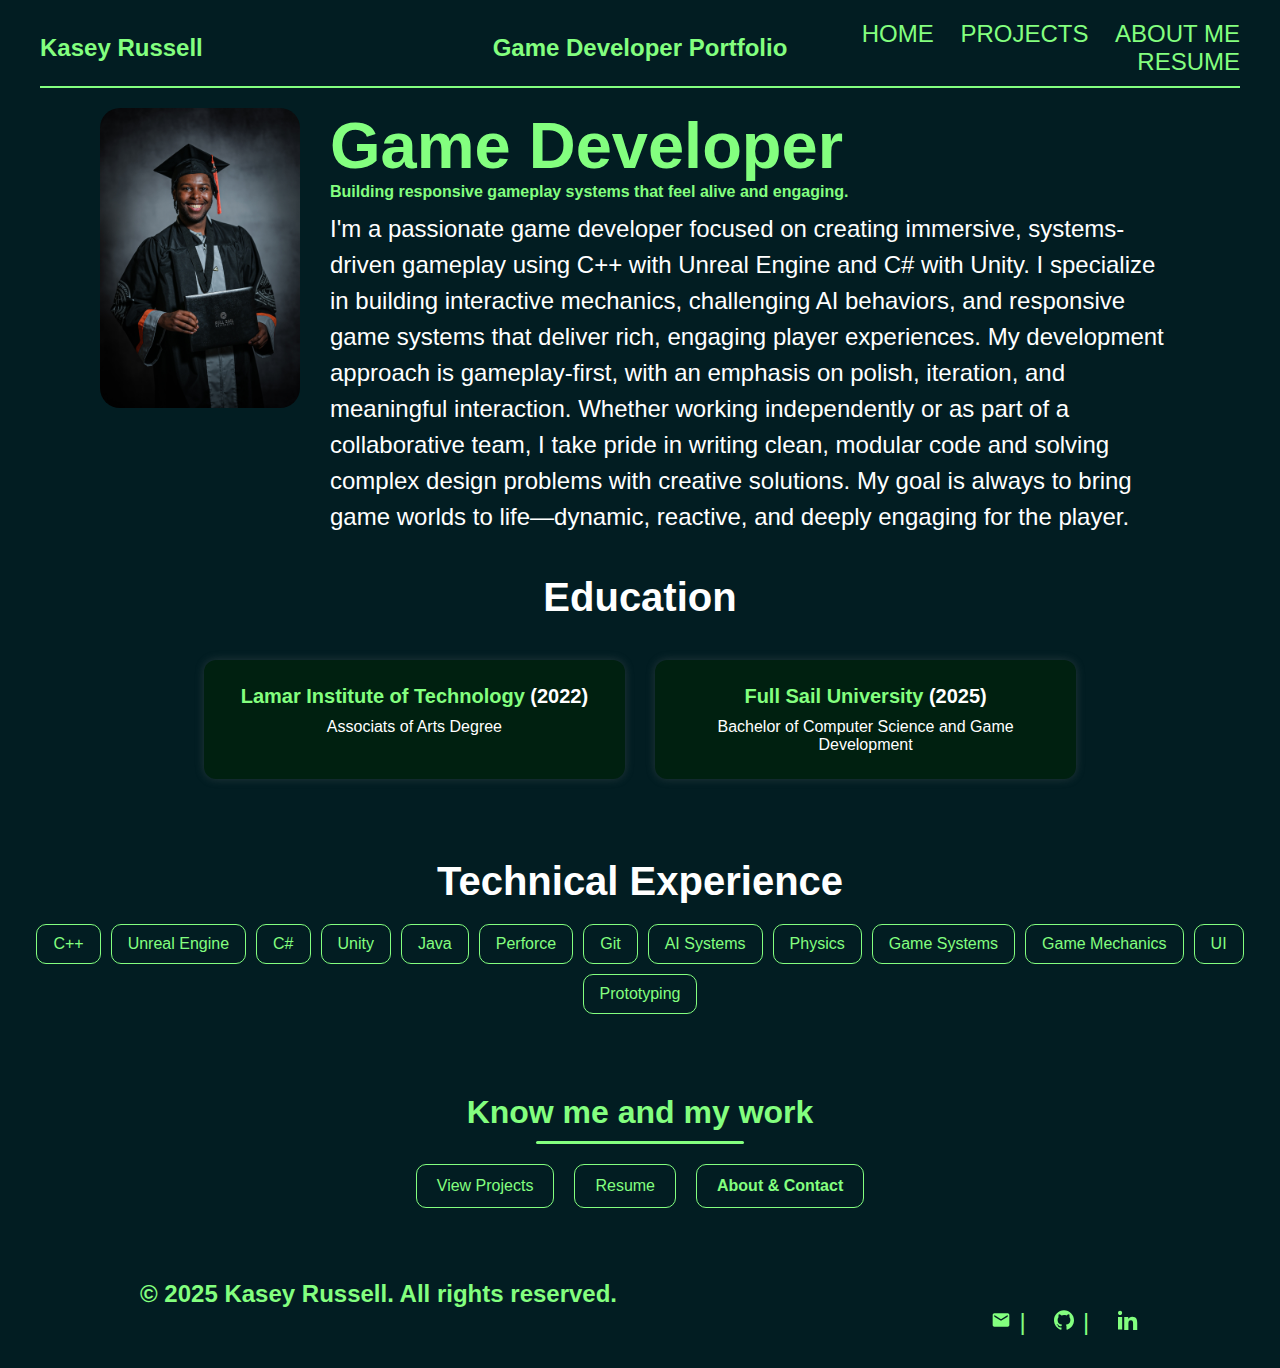
<file: index.html>
<!DOCTYPE html>
<html lang="en">
  <head>
    <meta charset="UTF-8" />
    <meta name="viewport" content="width=device-width, initial-scale=1.0" />
    <title>Kasey Russell | Game Developer Portfolio</title>
    <link rel="stylesheet" href="style.css" />
  </head>
  <body>
    <header>
      <div class="container">
        <div class="left">Kasey Russell</div>
        <div class="center">Game Developer Portfolio</div>
        <nav class="right">
          <a href="index.html">HOME</a>
          <a href="projects.html">PROJECTS</a>
          <a href="aboutme.html">ABOUT ME</a>
          <a href="files/KaseyRussell_GameDeveloperResume.pdf" target="_blank"
            >RESUME</a
          >
        </nav>
      </div>
      <hr />
    </header>

    <!-- You can build the rest of your content below -->
    <div class="title-wrapper">
      <img class="pic" src="Images/Kaseygrad.jpg" alt="pic" />
      <div class="text-block">
        <h1 class="title-text">Game Developer</h1>
        <p class="tagline">
          Building responsive gameplay systems that feel alive and engaging.
        </p>
        <p class="intro-text">
          I'm a passionate game developer focused on creating immersive,
          systems-driven gameplay using C++ with Unreal Engine and C# with
          Unity. I specialize in building interactive mechanics, challenging AI
          behaviors, and responsive game systems that deliver rich, engaging
          player experiences. My development approach is gameplay-first, with an
          emphasis on polish, iteration, and meaningful interaction. Whether
          working independently or as part of a collaborative team, I take pride
          in writing clean, modular code and solving complex design problems
          with creative solutions. My goal is always to bring game worlds to
          life—dynamic, reactive, and deeply engaging for the player.
        </p>
      </div>
    </div>

    <section class="education-section">
      <h2 class="section-title">Education</h2>
      <div class="education-cards">
        <div class="edu-card">
          <h3>
            Lamar Institute of Technology <span class="year">(2022)</span>
          </h3>
          <p>Associats of Arts Degree</p>
        </div>
        <div class="edu-card">
          <h3>Full Sail University <span class="year">(2025)</span></h3>
          <p>Bachelor of Computer Science and Game Development</p>
        </div>
      </div>
    </section>

    <div class="technical-experience">
      <h2>Technical Experience</h2>
      <div class="tech-tags">
        <span class="tag">C++</span>
        <span class="tag">Unreal Engine</span>
        <span class="tag">C#</span>
        <span class="tag">Unity</span>
        <span class="tag">Java</span>
        <span class="tag">Perforce</span>
        <span class="tag">Git</span>
        <span class="tag">AI Systems</span>
        <span class="tag">Physics</span>
        <span class="tag">Game Systems</span>
        <span class="tag">Game Mechanics</span>
        <span class="tag">UI</span>
        <span class="tag">Prototyping</span>
      </div>
    </div>

    <div class="cta-section">
      <h2 class="cta-heading">Know me and my work</h2>
      <div class="cta-buttons">
        <a href="projects.html" class="btn">View Projects</a>
        <a
          href="files/KaseyRussell_GameDeveloperResume.pdf"
          class="btn"
          target="_blank"
          >Resume</a
        >
        <a href="aboutme.html" class="btn contact">About & Contact</a>
      </div>
    </div>
  </body>
  <footer class="site-footer">
    <div class="footer-content">
      <div class="left">
        <p>&copy; 2025 Kasey Russell. All rights reserved.</p>
      </div>
      <div class="right">
        <a href="mailto:kaseyrussell18@yahoo.com" aria-label="Email">
          <svg
            width="24"
            height="24"
            viewBox="0 0 24 24"
            fill="currentColor"
            xmlns="http://www.w3.org/2000/svg"
          >
            <path
              d="M20 4H4C2.89 4 2 4.9 2 6v12c0 1.1.89 2 2 2h16c1.11 0 2-.9 2-2V6c0-1.1-.89-2-2-2Zm0 4-8 5-8-5V6l8 5 8-5v2Z"
            />
          </svg>
        </a>
        |
        <a
          href="https://github.com/SaberTuuth"
          target="_blank"
          aria-label="GitHub"
        >
          <svg
            width="24"
            height="24"
            viewBox="0 0 24 24"
            fill="currentColor"
            xmlns="http://www.w3.org/2000/svg"
          >
            <path
              d="M12 0.297C5.372 0.297 0 5.669 0 12.297c0 5.292 3.438 9.773 8.207 11.387.6.111.793-.261.793-.577v-2.234c-3.338.725-4.033-1.415-4.033-1.415-.546-1.387-1.333-1.756-1.333-1.756-1.089-.745.083-.729.083-.729 1.205.085 1.838 1.237 1.838 1.237 1.07 1.834 2.807 1.304 3.492.997.108-.775.419-1.305.762-1.605-2.665-.303-5.467-1.334-5.467-5.933 0-1.311.469-2.382 1.236-3.221-.124-.303-.535-1.524.117-3.176 0 0 1.008-.322 3.3 1.23a11.48 11.48 0 013.003-.403c1.02.005 2.048.137 3.003.403 2.291-1.552 3.297-1.23 3.297-1.23.654 1.653.243 2.874.12 3.176.77.839 1.235 1.91 1.235 3.221 0 4.609-2.807 5.625-5.479 5.921.43.371.823 1.102.823 2.222v3.293c0 .319.192.694.801.576C20.565 22.066 24 17.587 24 12.297 24 5.669 18.627.297 12 .297z"
            />
          </svg>
        </a>
        |
        <a
          href="https://www.linkedin.com/in/kasey-russell-91bbb62b1"
          target="_blank"
          aria-label="LinkedIn"
        >
          <svg width="24" height="24" fill="currentColor" viewBox="0 0 24 24">
            <path
              d="M4.98 3.5C4.98 4.88 3.88 6 2.5 6S0 4.88 0 3.5 1.12 1 2.5 1 4.98 2.12 4.98 3.5zM0 8.5h5v15h-5v-15zm7.5 0h4.78v2.14h.07c.67-1.26 2.3-2.59 4.73-2.59 5.06 0 6 3.33 6 7.65v8.8h-5v-7.8c0-1.86-.03-4.26-2.6-4.26-2.6 0-3 2.03-3 4.12v7.94h-5v-15z"
            />
          </svg>
        </a>
      </div>
    </div>
  </footer>
</html>
</file>
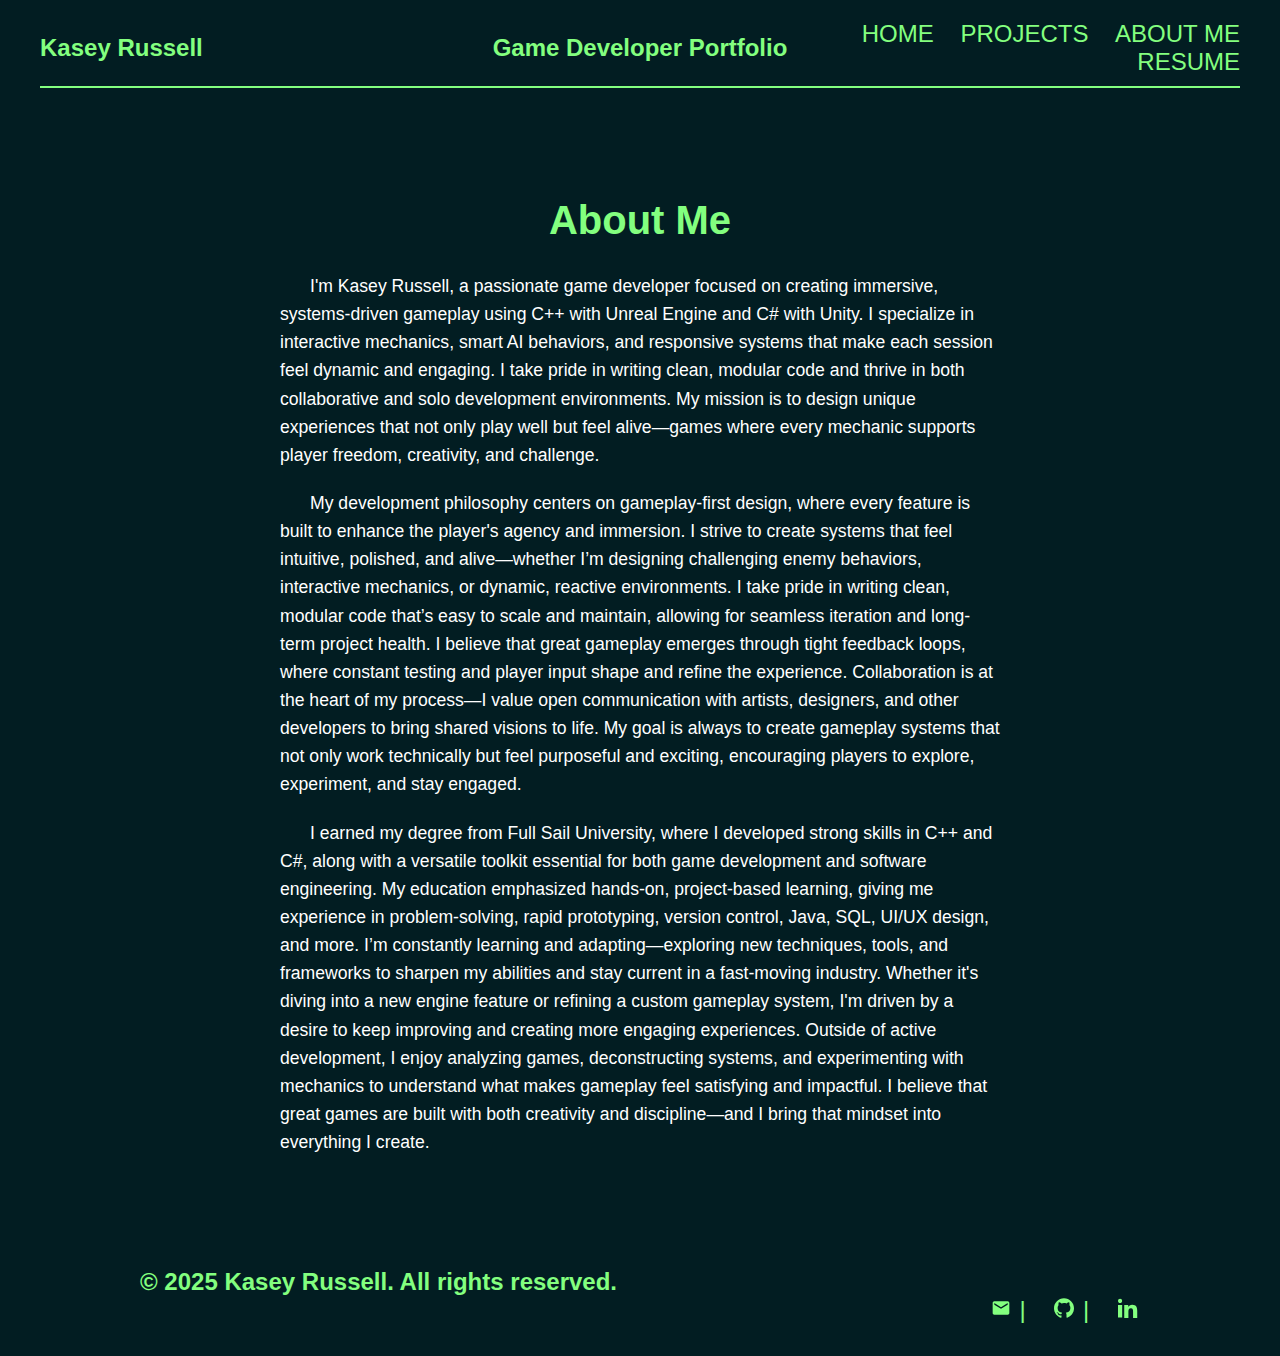
<file: aboutme.html>
<!DOCTYPE html>
<html lang="en">
  <head>
    <meta charset="UTF-8" />
    <meta name="viewport" content="width=device-width, initial-scale=1.0" />
    <title>Kasey Russell | About Me</title>
    <link rel="stylesheet" href="style.css" />
  </head>
  <body>
    <header>
      <div class="container">
        <div class="left">Kasey Russell</div>
        <div class="center">Game Developer Portfolio</div>
        <nav class="right">
          <a href="index.html">HOME</a>
          <a href="projects.html">PROJECTS</a>
          <a href="aboutme.html">ABOUT ME</a>
          <a href="files/KaseyRussell_GameDeveloperResume.pdf" target="_blank"
            >RESUME</a
          >
        </nav>
      </div>
      <hr />
    </header>

    <!-- build page here -->
    <main class="about-section">
      <h1>About Me</h1>
      <p class="about-text">
        I'm Kasey Russell, a passionate game developer focused on creating
        immersive, systems-driven gameplay using C++ with Unreal Engine and C#
        with Unity. I specialize in interactive mechanics, smart AI behaviors,
        and responsive systems that make each session feel dynamic and engaging.
        I take pride in writing clean, modular code and thrive in both
        collaborative and solo development environments. My mission is to design
        unique experiences that not only play well but feel alive—games where
        every mechanic supports player freedom, creativity, and challenge.
      </p>
      <p class="about-text">
        My development philosophy centers on gameplay-first design, where every
        feature is built to enhance the player's agency and immersion. I strive
        to create systems that feel intuitive, polished, and alive—whether I’m
        designing challenging enemy behaviors, interactive mechanics, or
        dynamic, reactive environments. I take pride in writing clean, modular
        code that’s easy to scale and maintain, allowing for seamless iteration
        and long-term project health. I believe that great gameplay emerges
        through tight feedback loops, where constant testing and player input
        shape and refine the experience. Collaboration is at the heart of my
        process—I value open communication with artists, designers, and other
        developers to bring shared visions to life. My goal is always to create
        gameplay systems that not only work technically but feel purposeful and
        exciting, encouraging players to explore, experiment, and stay engaged.
      </p>
      <p class="about-text">
        I earned my degree from Full Sail University, where I developed strong
        skills in C++ and C#, along with a versatile toolkit essential for both
        game development and software engineering. My education emphasized
        hands-on, project-based learning, giving me experience in
        problem-solving, rapid prototyping, version control, Java, SQL, UI/UX
        design, and more. I’m constantly learning and adapting—exploring new
        techniques, tools, and frameworks to sharpen my abilities and stay
        current in a fast-moving industry. Whether it's diving into a new engine
        feature or refining a custom gameplay system, I'm driven by a desire to
        keep improving and creating more engaging experiences. Outside of active
        development, I enjoy analyzing games, deconstructing systems, and
        experimenting with mechanics to understand what makes gameplay feel
        satisfying and impactful. I believe that great games are built with both
        creativity and discipline—and I bring that mindset into everything I
        create.
      </p>
    </main>
  </body>
  <footer class="site-footer">
    <div class="footer-content">
      <div class="left">
        <p>&copy; 2025 Kasey Russell. All rights reserved.</p>
      </div>
      <div class="right">
        <a href="mailto:kaseyrussell18@yahoo.com" aria-label="Email">
          <svg
            width="24"
            height="24"
            viewBox="0 0 24 24"
            fill="currentColor"
            xmlns="http://www.w3.org/2000/svg"
          >
            <path
              d="M20 4H4C2.89 4 2 4.9 2 6v12c0 1.1.89 2 2 2h16c1.11 0 2-.9 2-2V6c0-1.1-.89-2-2-2Zm0 4-8 5-8-5V6l8 5 8-5v2Z"
            />
          </svg>
        </a>
        |
        <a
          href="https://github.com/SaberTuuth"
          target="_blank"
          aria-label="GitHub"
        >
          <svg
            width="24"
            height="24"
            viewBox="0 0 24 24"
            fill="currentColor"
            xmlns="http://www.w3.org/2000/svg"
          >
            <path
              d="M12 0.297C5.372 0.297 0 5.669 0 12.297c0 5.292 3.438 9.773 8.207 11.387.6.111.793-.261.793-.577v-2.234c-3.338.725-4.033-1.415-4.033-1.415-.546-1.387-1.333-1.756-1.333-1.756-1.089-.745.083-.729.083-.729 1.205.085 1.838 1.237 1.838 1.237 1.07 1.834 2.807 1.304 3.492.997.108-.775.419-1.305.762-1.605-2.665-.303-5.467-1.334-5.467-5.933 0-1.311.469-2.382 1.236-3.221-.124-.303-.535-1.524.117-3.176 0 0 1.008-.322 3.3 1.23a11.48 11.48 0 013.003-.403c1.02.005 2.048.137 3.003.403 2.291-1.552 3.297-1.23 3.297-1.23.654 1.653.243 2.874.12 3.176.77.839 1.235 1.91 1.235 3.221 0 4.609-2.807 5.625-5.479 5.921.43.371.823 1.102.823 2.222v3.293c0 .319.192.694.801.576C20.565 22.066 24 17.587 24 12.297 24 5.669 18.627.297 12 .297z"
            />
          </svg>
        </a>
        |
        <a
          href="https://www.linkedin.com/in/kasey-russell-91bbb62b1"
          target="_blank"
          aria-label="LinkedIn"
        >
          <svg width="24" height="24" fill="currentColor" viewBox="0 0 24 24">
            <path
              d="M4.98 3.5C4.98 4.88 3.88 6 2.5 6S0 4.88 0 3.5 1.12 1 2.5 1 4.98 2.12 4.98 3.5zM0 8.5h5v15h-5v-15zm7.5 0h4.78v2.14h.07c.67-1.26 2.3-2.59 4.73-2.59 5.06 0 6 3.33 6 7.65v8.8h-5v-7.8c0-1.86-.03-4.26-2.6-4.26-2.6 0-3 2.03-3 4.12v7.94h-5v-15z"
            />
          </svg>
        </a>
      </div>
    </div>
  </footer>
</html>
</file>
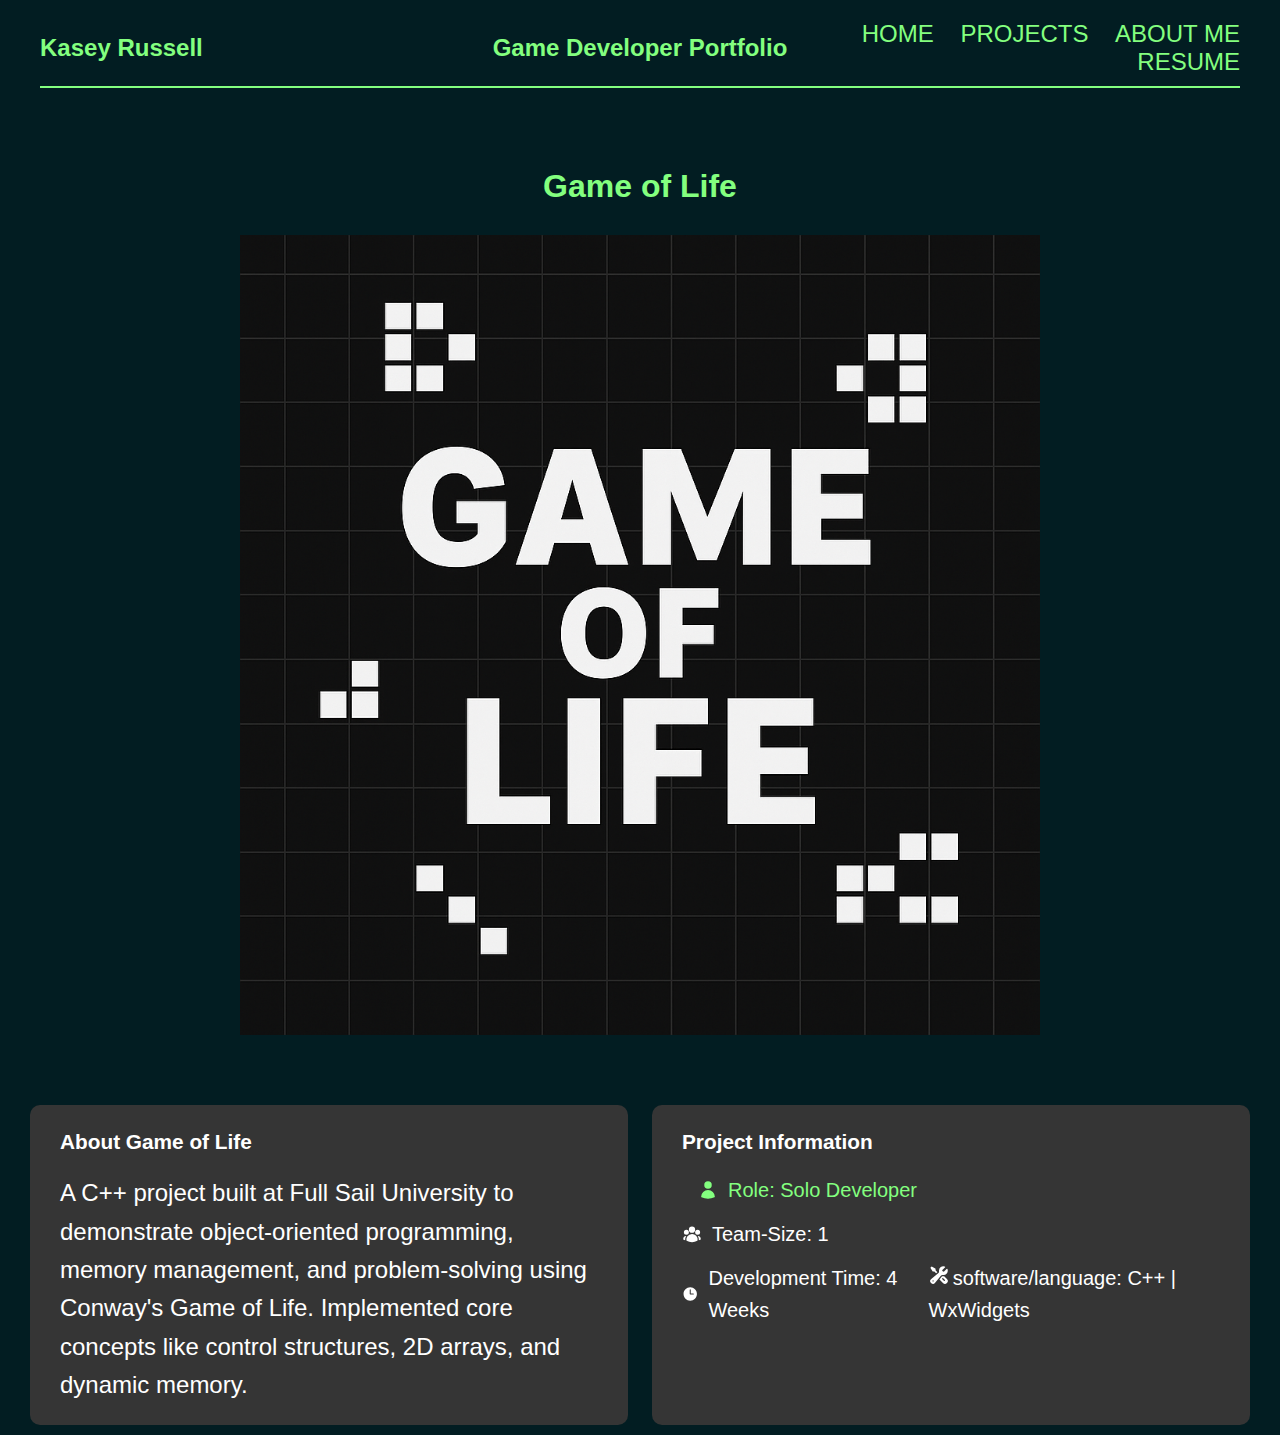
<file: gameoflife.html>
<!DOCTYPE html>
<html lang="en">
  <head>
    <meta charset="UTF-8" />
    <meta name="viewport" content="width=device-width, initial-scale=1.0" />
    <title>Kasey Russell | Portfolio Game of Life</title>
    <link rel="stylesheet" href="style.css" />
  </head>
  <body>
    <header>
      <div class="container">
        <div class="left">Kasey Russell</div>
        <div class="center">Game Developer Portfolio</div>
        <nav class="right">
          <a href="index.html">HOME</a>
          <a href="projects.html">PROJECTS</a>
          <a href="aboutme.html">ABOUT ME</a>
          <a href="files/KaseyRussell_GameDeveloperResume.pdf" target="_blank"
            >RESUME</a
          >
        </nav>
      </div>
      <hr />
    </header>

    <!-- You can build the rest of your content below -->

    <div class="project-details">
      <h1 class="project-title">Game of Life</h1>
      <img src="Images/GOL_cover.png" alt="title-image" class="game-cover" />
    </div>
    <div class="quick-info">
      <div class="quick-des">
        <h2>About Game of Life</h2>
        <p>
          A C++ project built at Full Sail University to demonstrate
          object-oriented programming, memory management, and problem-solving
          using Conway's Game of Life. Implemented core concepts like control
          structures, 2D arrays, and dynamic memory.
        </p>
      </div>
      <div class="info-card">
        <h2>Project Information</h2>
        <div class="role">
          <svg
            xmlns="http://www.w3.org/2000/svg"
            viewBox="0 0 24 24"
            fill="currentColor"
            class="size-6"
          >
            <path
              fill-rule="evenodd"
              d="M7.5 6a4.5 4.5 0 1 1 9 0 4.5 4.5 0 0 1-9 0ZM3.751 20.105a8.25 8.25 0 0 1 16.498 0 .75.75 0 0 1-.437.695A18.683 18.683 0 0 1 12 22.5c-2.786 0-5.433-.608-7.812-1.7a.75.75 0 0 1-.437-.695Z"
              clip-rule="evenodd"
            />
          </svg>
          <span class="roles">Role: Solo Developer</span>
        </div>
        <div class="team">
          <svg
            xmlns="http://www.w3.org/2000/svg"
            viewBox="0 0 24 24"
            fill="currentColor"
            class="size-6"
          >
            <path
              fill-rule="evenodd"
              d="M8.25 6.75a3.75 3.75 0 1 1 7.5 0 3.75 3.75 0 0 1-7.5 0ZM15.75 9.75a3 3 0 1 1 6 0 3 3 0 0 1-6 0ZM2.25 9.75a3 3 0 1 1 6 0 3 3 0 0 1-6 0ZM6.31 15.117A6.745 6.745 0 0 1 12 12a6.745 6.745 0 0 1 6.709 7.498.75.75 0 0 1-.372.568A12.696 12.696 0 0 1 12 21.75c-2.305 0-4.47-.612-6.337-1.684a.75.75 0 0 1-.372-.568 6.787 6.787 0 0 1 1.019-4.38Z"
              clip-rule="evenodd"
            />
            <path
              d="M5.082 14.254a8.287 8.287 0 0 0-1.308 5.135 9.687 9.687 0 0 1-1.764-.44l-.115-.04a.563.563 0 0 1-.373-.487l-.01-.121a3.75 3.75 0 0 1 3.57-4.047ZM20.226 19.389a8.287 8.287 0 0 0-1.308-5.135 3.75 3.75 0 0 1 3.57 4.047l-.01.121a.563.563 0 0 1-.373.486l-.115.04c-.567.2-1.156.349-1.764.441Z"
            />
          </svg>
          <span class="group">Team-Size: 1</span>
        </div>
        <div class="time-amount">
          <svg
            xmlns="http://www.w3.org/2000/svg"
            viewBox="0 0 24 24"
            fill="currentColor"
            class="size-6"
          >
            <path
              fill-rule="evenodd"
              d="M12 2.25c-5.385 0-9.75 4.365-9.75 9.75s4.365 9.75 9.75 9.75 9.75-4.365 9.75-9.75S17.385 2.25 12 2.25ZM12.75 6a.75.75 0 0 0-1.5 0v6c0 .414.336.75.75.75h4.5a.75.75 0 0 0 0-1.5h-3.75V6Z"
              clip-rule="evenodd"
            />
          </svg>
          <span class="proj-time">Development Time: 4 Weeks</span>
          <div class="equipment">
            <svg
              xmlns="http://www.w3.org/2000/svg"
              viewBox="0 0 24 24"
              fill="currentColor"
              class="size-6"
            >
              <path
                fill-rule="evenodd"
                d="M12 6.75a5.25 5.25 0 0 1 6.775-5.025.75.75 0 0 1 .313 1.248l-3.32 3.319c.063.475.276.934.641 1.299.365.365.824.578 1.3.64l3.318-3.319a.75.75 0 0 1 1.248.313 5.25 5.25 0 0 1-5.472 6.756c-1.018-.086-1.87.1-2.309.634L7.344 21.3A3.298 3.298 0 1 1 2.7 16.657l8.684-7.151c.533-.44.72-1.291.634-2.309A5.342 5.342 0 0 1 12 6.75ZM4.117 19.125a.75.75 0 0 1 .75-.75h.008a.75.75 0 0 1 .75.75v.008a.75.75 0 0 1-.75.75h-.008a.75.75 0 0 1-.75-.75v-.008Z"
                clip-rule="evenodd"
              />
              <path
                d="m10.076 8.64-2.201-2.2V4.874a.75.75 0 0 0-.364-.643l-3.75-2.25a.75.75 0 0 0-.916.113l-.75.75a.75.75 0 0 0-.113.916l2.25 3.75a.75.75 0 0 0 .643.364h1.564l2.062 2.062 1.575-1.297Z"
              />
              <path
                fill-rule="evenodd"
                d="m12.556 17.329 4.183 4.182a3.375 3.375 0 0 0 4.773-4.773l-3.306-3.305a6.803 6.803 0 0 1-1.53.043c-.394-.034-.682-.006-.867.042a.589.589 0 0 0-.167.063l-3.086 3.748Zm3.414-1.36a.75.75 0 0 1 1.06 0l1.875 1.876a.75.75 0 1 1-1.06 1.06L15.97 17.03a.75.75 0 0 1 0-1.06Z"
                clip-rule="evenodd"
              />
            </svg>
            <span class="software">software/language: C++ | WxWidgets</span>
          </div>
        </div>
      </div>
    </div>
  </body>
</html>
</file>
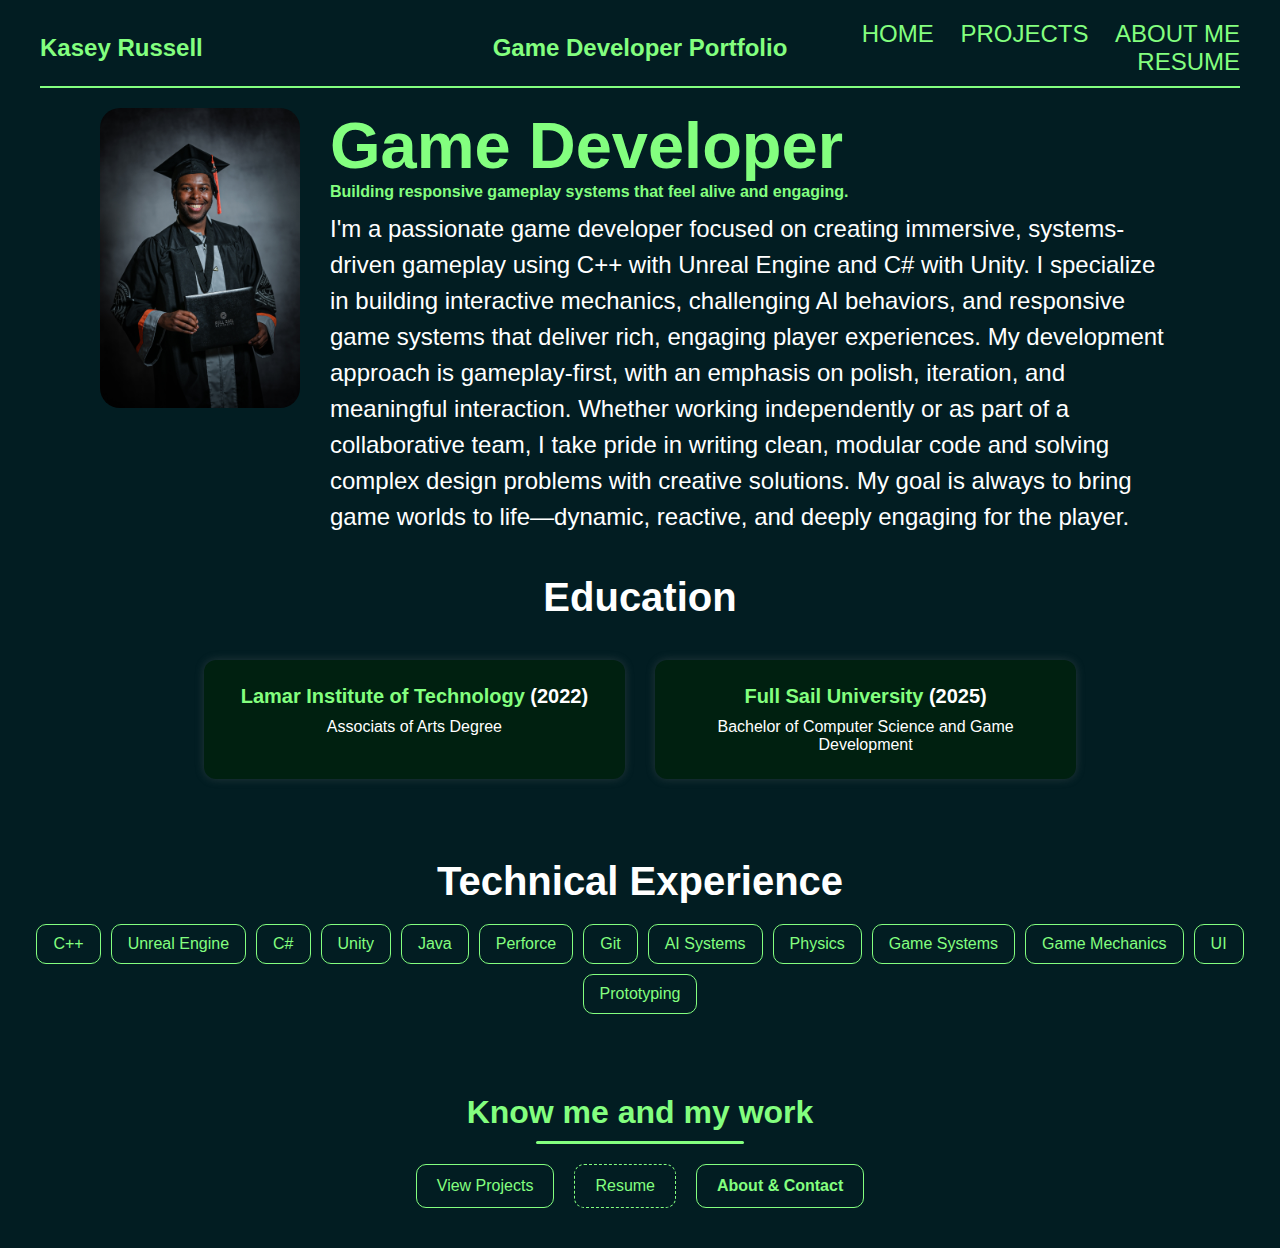
<file: home.html>
<!DOCTYPE html>
<html lang="en">
  <head>
    <meta charset="UTF-8" />
    <meta name="viewport" content="width=device-width, initial-scale=1.0" />
    <title>Kasey Russell | Game Developer Portfolio</title>
    <link rel="stylesheet" href="style.css" />
  </head>
  <body>
    <header>
      <div class="container">
        <div class="left">Kasey Russell</div>
        <div class="center">Game Developer Portfolio</div>
        <nav class="right">
          <a href="home.html">HOME</a>
          <a href="projects.html">PROJECTS</a>
          <a href="aboutme.html">ABOUT ME</a>
          <a href="files/KaseyRussell_GameDeveloperResume.pdf" target="_blank"
            >RESUME</a
          >
        </nav>
      </div>
      <hr />
    </header>

    <!-- You can build the rest of your content below -->
    <div class="title-wrapper">
      <img class="pic" src="Images/Kaseygrad.jpg" alt="pic" />
      <div class="text-block">
        <h1 class="title-text">Game Developer</h1>
        <p class="tagline">
          Building responsive gameplay systems that feel alive and engaging.
        </p>
        <p class="intro-text">
          I'm a passionate game developer focused on creating immersive,
          systems-driven gameplay using C++ with Unreal Engine and C# with
          Unity. I specialize in building interactive mechanics, challenging AI
          behaviors, and responsive game systems that deliver rich, engaging
          player experiences. My development approach is gameplay-first, with an
          emphasis on polish, iteration, and meaningful interaction. Whether
          working independently or as part of a collaborative team, I take pride
          in writing clean, modular code and solving complex design problems
          with creative solutions. My goal is always to bring game worlds to
          life—dynamic, reactive, and deeply engaging for the player.
        </p>
      </div>
    </div>

    <section class="education-section">
      <h2 class="section-title">Education</h2>
      <div class="education-cards">
        <div class="edu-card">
          <h3>
            Lamar Institute of Technology <span class="year">(2022)</span>
          </h3>
          <p>Associats of Arts Degree</p>
        </div>
        <div class="edu-card">
          <h3>Full Sail University <span class="year">(2025)</span></h3>
          <p>Bachelor of Computer Science and Game Development</p>
        </div>
      </div>
    </section>

    <div class="technical-experience">
      <h2>Technical Experience</h2>
      <div class="tech-tags">
        <span class="tag">C++</span>
        <span class="tag">Unreal Engine</span>
        <span class="tag">C#</span>
        <span class="tag">Unity</span>
        <span class="tag">Java</span>
        <span class="tag">Perforce</span>
        <span class="tag">Git</span>
        <span class="tag">AI Systems</span>
        <span class="tag">Physics</span>
        <span class="tag">Game Systems</span>
        <span class="tag">Game Mechanics</span>
        <span class="tag">UI</span>
        <span class="tag">Prototyping</span>
      </div>
    </div>

    <div class="cta-section">
      <h2 class="cta-heading">Know me and my work</h2>
      <div class="cta-buttons">
        <a href="projects.html" class="btn">View Projects</a>
        <a
          href="files/KaseyRussell_GameDeveloperResume.pdf"
          class="btn outline"
          target="_blank"
          >Resume</a
        >
        <a href="aboutme.html" class="btn contact">About & Contact</a>
      </div>
    </div>
  </body>
</html>
</file>
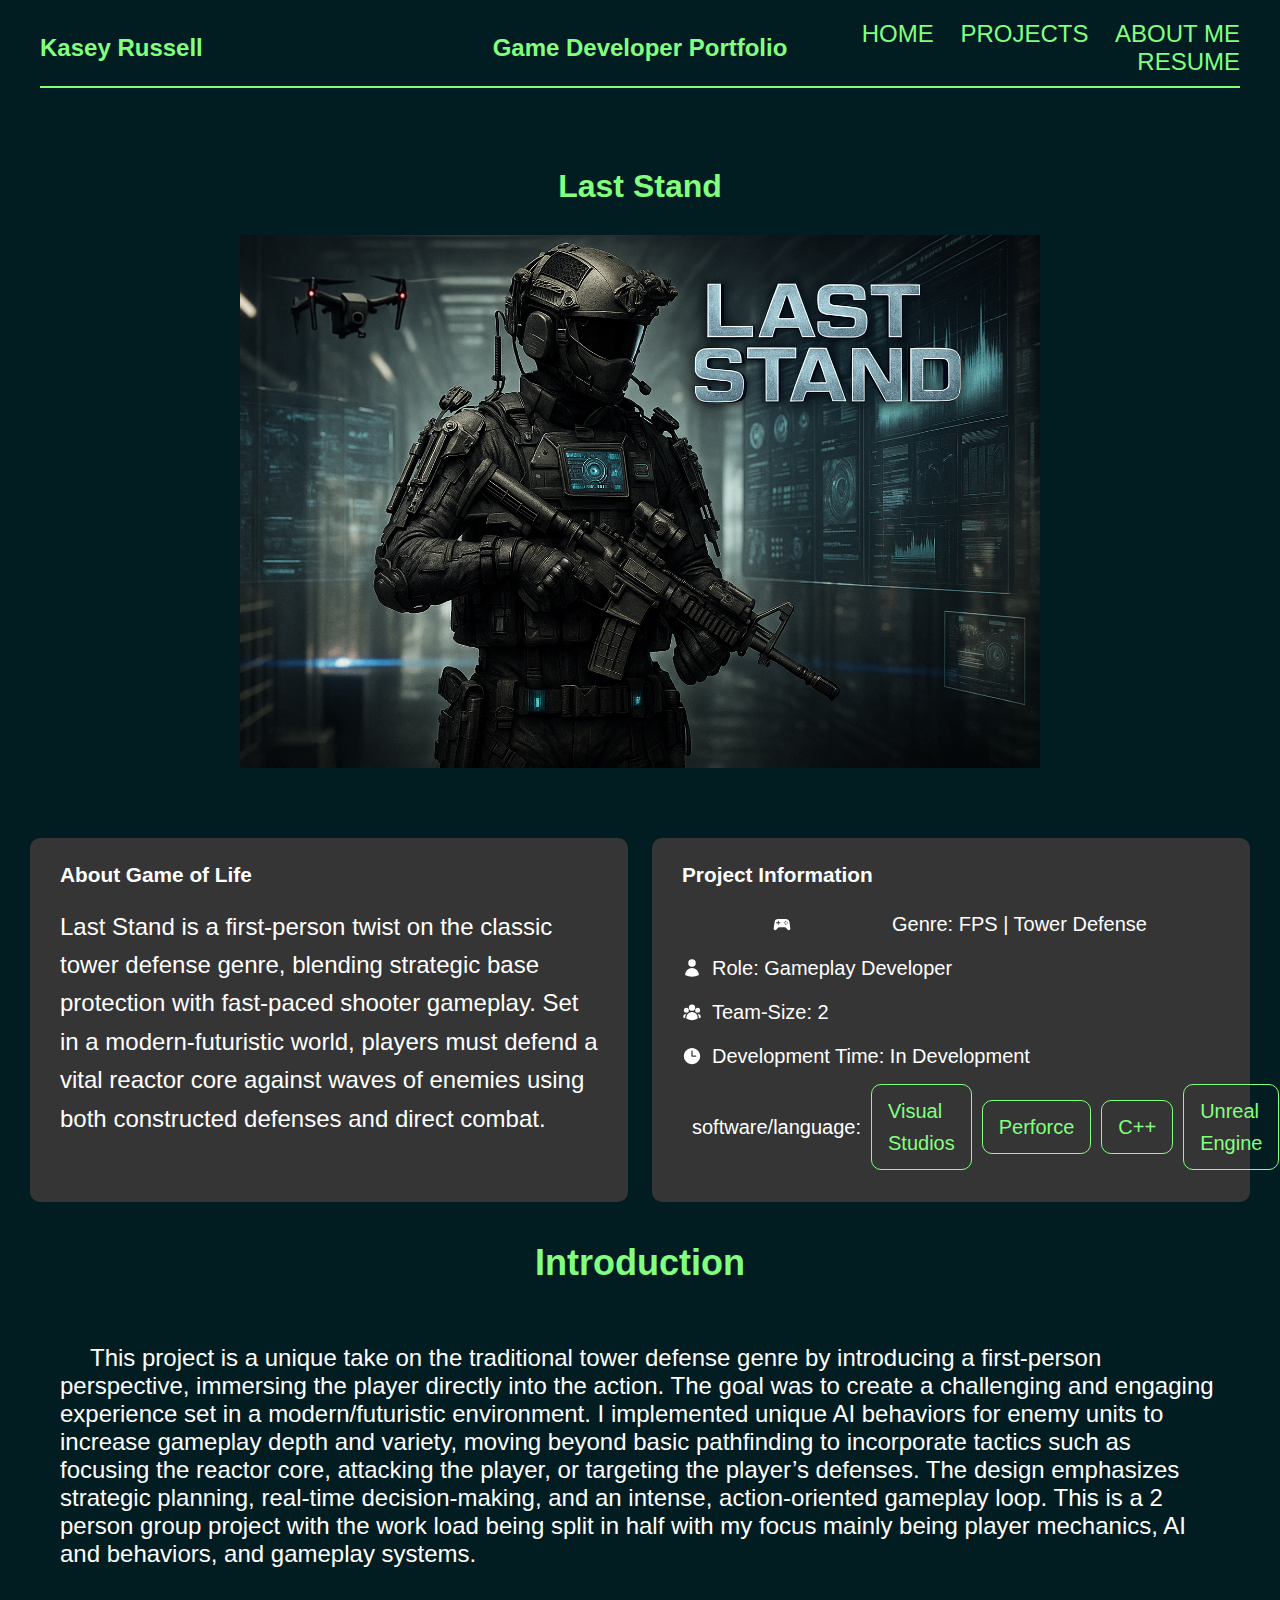
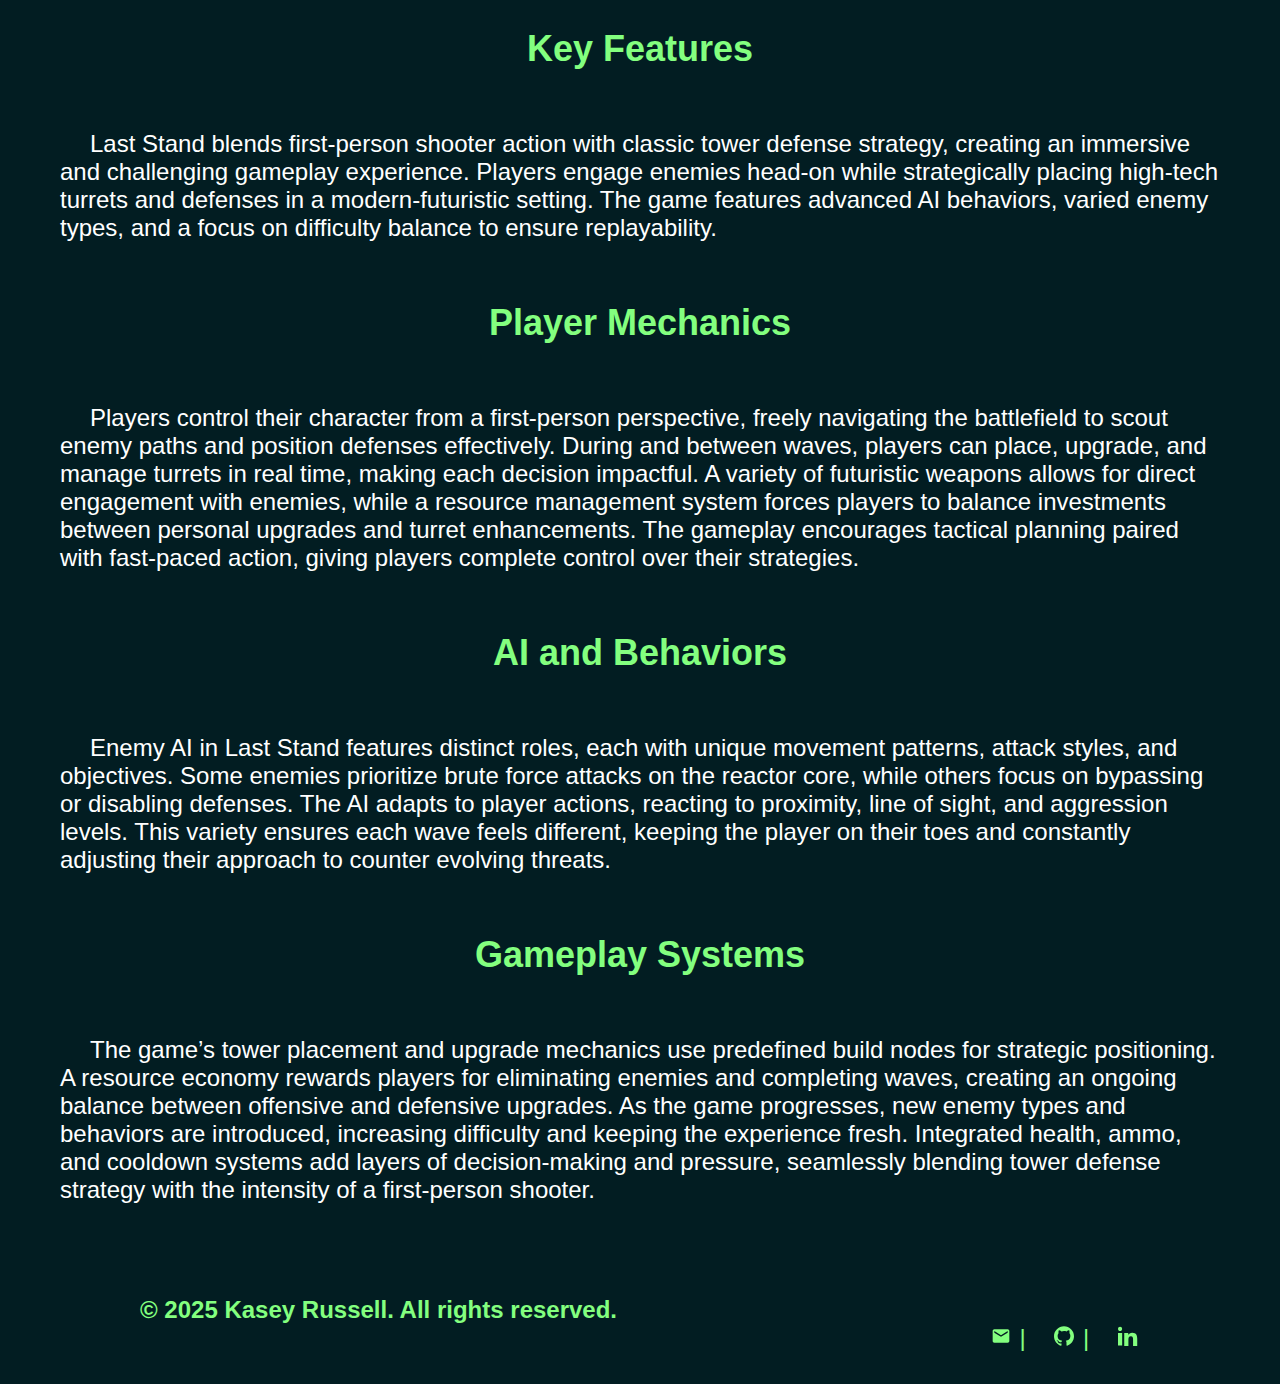
<file: laststand.html>
<!DOCTYPE html>
<html lang="en">
  <head>
    <meta charset="UTF-8" />
    <meta name="viewport" content="width=device-width, initial-scale=1.0" />
    <title>Kasey Russell | Portfolio Last Stand</title>
    <link rel="stylesheet" href="style.css" />
  </head>
  <body>
    <header>
      <div class="container">
        <div class="left">Kasey Russell</div>
        <div class="center">Game Developer Portfolio</div>
        <nav class="right">
          <a href="index.html">HOME</a>
          <a href="projects.html">PROJECTS</a>
          <a href="aboutme.html">ABOUT ME</a>
          <a href="files/KaseyRussell_GameDeveloperResume.pdf" target="_blank"
            >RESUME</a
          >
        </nav>
      </div>
      <hr />
    </header>
    <!-- You can build the rest of your content below -->

    <div class="project-details">
      <h1 class="project-title">Last Stand</h1>
      <img src="Images/LastStand_cover.png" alt="last stand" />
    </div>
    <div class="quick-info">
      <div class="quick-des">
        <h2>About Game of Life</h2>
        <p>
          Last Stand is a first-person twist on the classic tower defense genre,
          blending strategic base protection with fast-paced shooter gameplay.
          Set in a modern-futuristic world, players must defend a vital reactor
          core against waves of enemies using both constructed defenses and
          direct combat.
        </p>
      </div>
      <div class="info-card">
        <h2>Project Information</h2>
        <div class="genre">
          <svg
            xmlns="http://www.w3.org/2000/svg"
            width="200"
            height="200"
            viewBox="0 0 24 24"
          >
            <path
              fill="currentColor"
              d="M7.97 16L5 19c-.33.3-.77.5-1.25.5A1.75 1.75 0 0 1 2 17.75v-.25l1-7.38A4.524 4.524 0 0 1 7.5 6h9c2.36 0 4.29 1.81 4.5 4.12l1 7.38v.25a1.75 1.75 0 0 1-1.75 1.75c-.48 0-.92-.2-1.25-.5l-2.97-3H7.97M7 8v2H5v1h2v2h1v-2h2v-1H8V8H7m9.5 0a.75.75 0 0 0-.75.75a.75.75 0 0 0 .75.75a.75.75 0 0 0 .75-.75a.75.75 0 0 0-.75-.75m-1.75 1.75a.75.75 0 0 0-.75.75a.75.75 0 0 0 .75.75a.75.75 0 0 0 .75-.75a.75.75 0 0 0-.75-.75m3.5 0a.75.75 0 0 0-.75.75a.75.75 0 0 0 .75.75a.75.75 0 0 0 .75-.75a.75.75 0 0 0-.75-.75M16.5 11.5a.75.75 0 0 0-.75.75a.75.75 0 0 0 .75.75a.75.75 0 0 0 .75-.75a.75.75 0 0 0-.75-.75Z"
            />
          </svg>
          <span class="game-genre">Genre: FPS | Tower Defense</span>
        </div>
        <div class="proj-job">
          <svg
            xmlns="http://www.w3.org/2000/svg"
            viewBox="0 0 24 24"
            fill="currentColor"
            class="size-6"
          >
            <path
              fill-rule="evenodd"
              d="M7.5 6a4.5 4.5 0 1 1 9 0 4.5 4.5 0 0 1-9 0ZM3.751 20.105a8.25 8.25 0 0 1 16.498 0 .75.75 0 0 1-.437.695A18.683 18.683 0 0 1 12 22.5c-2.786 0-5.433-.608-7.812-1.7a.75.75 0 0 1-.437-.695Z"
              clip-rule="evenodd"
            />
          </svg>
          <span class="dev-job">Role: Gameplay Developer</span>
        </div>
        <div class="team">
          <svg
            xmlns="http://www.w3.org/2000/svg"
            viewBox="0 0 24 24"
            fill="currentColor"
            class="size-6"
          >
            <path
              fill-rule="evenodd"
              d="M8.25 6.75a3.75 3.75 0 1 1 7.5 0 3.75 3.75 0 0 1-7.5 0ZM15.75 9.75a3 3 0 1 1 6 0 3 3 0 0 1-6 0ZM2.25 9.75a3 3 0 1 1 6 0 3 3 0 0 1-6 0ZM6.31 15.117A6.745 6.745 0 0 1 12 12a6.745 6.745 0 0 1 6.709 7.498.75.75 0 0 1-.372.568A12.696 12.696 0 0 1 12 21.75c-2.305 0-4.47-.612-6.337-1.684a.75.75 0 0 1-.372-.568 6.787 6.787 0 0 1 1.019-4.38Z"
              clip-rule="evenodd"
            />
            <path
              d="M5.082 14.254a8.287 8.287 0 0 0-1.308 5.135 9.687 9.687 0 0 1-1.764-.44l-.115-.04a.563.563 0 0 1-.373-.487l-.01-.121a3.75 3.75 0 0 1 3.57-4.047ZM20.226 19.389a8.287 8.287 0 0 0-1.308-5.135 3.75 3.75 0 0 1 3.57 4.047l-.01.121a.563.563 0 0 1-.373.486l-.115.04c-.567.2-1.156.349-1.764.441Z"
            />
          </svg>
          <span class="group">Team-Size: 2</span>
        </div>
        <div class="time-amount">
          <svg
            xmlns="http://www.w3.org/2000/svg"
            viewBox="0 0 24 24"
            fill="currentColor"
            class="size-6"
          >
            <path
              fill-rule="evenodd"
              d="M12 2.25c-5.385 0-9.75 4.365-9.75 9.75s4.365 9.75 9.75 9.75 9.75-4.365 9.75-9.75S17.385 2.25 12 2.25ZM12.75 6a.75.75 0 0 0-1.5 0v6c0 .414.336.75.75.75h4.5a.75.75 0 0 0 0-1.5h-3.75V6Z"
              clip-rule="evenodd"
            />
          </svg>
          <span class="proj-time">Development Time: In Development </span>
        </div>
        <div class="equipment">
          <svg
            xmlns="http://www.w3.org/2000/svg"
            viewBox="0 0 24 24"
            fill="currentColor"
            class="size-6"
          >
            <path
              fill-rule="evenodd"
              d="M12 6.75a5.25 5.25 0 0 1 6.775-5.025.75.75 0 0 1 .313 1.248l-3.32 3.319c.063.475.276.934.641 1.299.365.365.824.578 1.3.64l3.318-3.319a.75.75 0 0 1 1.248.313 5.25 5.25 0 0 1-5.472 6.756c-1.018-.086-1.87.1-2.309.634L7.344 21.3A3.298 3.298 0 1 1 2.7 16.657l8.684-7.151c.533-.44.72-1.291.634-2.309A5.342 5.342 0 0 1 12 6.75ZM4.117 19.125a.75.75 0 0 1 .75-.75h.008a.75.75 0 0 1 .75.75v.008a.75.75 0 0 1-.75.75h-.008a.75.75 0 0 1-.75-.75v-.008Z"
              clip-rule="evenodd"
            />
            <path
              d="m10.076 8.64-2.201-2.2V4.874a.75.75 0 0 0-.364-.643l-3.75-2.25a.75.75 0 0 0-.916.113l-.75.75a.75.75 0 0 0-.113.916l2.25 3.75a.75.75 0 0 0 .643.364h1.564l2.062 2.062 1.575-1.297Z"
            />
            <path
              fill-rule="evenodd"
              d="m12.556 17.329 4.183 4.182a3.375 3.375 0 0 0 4.773-4.773l-3.306-3.305a6.803 6.803 0 0 1-1.53.043c-.394-.034-.682-.006-.867.042a.589.589 0 0 0-.167.063l-3.086 3.748Zm3.414-1.36a.75.75 0 0 1 1.06 0l1.875 1.876a.75.75 0 1 1-1.06 1.06L15.97 17.03a.75.75 0 0 1 0-1.06Z"
              clip-rule="evenodd"
            />
          </svg>
          <span class="software">software/language: </span>
          <span class="tag">Visual Studios</span>
          <span class="tag">Perforce</span>
          <span class="tag">C++</span>
          <span class="tag">Unreal Engine</span>
        </div>
      </div>
    </div>
    <div class="project-content">
      <h3 class="introduction">Introduction</h3>
      <p>
        This project is a unique take on the traditional tower defense genre by
        introducing a first-person perspective, immersing the player directly
        into the action. The goal was to create a challenging and engaging
        experience set in a modern/futuristic environment. I implemented unique
        AI behaviors for enemy units to increase gameplay depth and variety,
        moving beyond basic pathfinding to incorporate tactics such as focusing
        the reactor core, attacking the player, or targeting the player’s
        defenses. The design emphasizes strategic planning, real-time
        decision-making, and an intense, action-oriented gameplay loop. This is
        a 2 person group project with the work load being split in half with my
        focus mainly being player mechanics, AI and behaviors, and gameplay
        systems.
      </p>
      <h3>Key Features</h3>
      <p>
        Last Stand blends first-person shooter action with classic tower defense
        strategy, creating an immersive and challenging gameplay experience.
        Players engage enemies head-on while strategically placing high-tech
        turrets and defenses in a modern-futuristic setting. The game features
        advanced AI behaviors, varied enemy types, and a focus on difficulty
        balance to ensure replayability.
      </p>
      <!--- <div class="video-container">
        <video
          loop
          autoplay
          muted
          playinline
          src="videos/ice and standard knife - Made with Clipchamp.mp4"
        ></video>
      </div> -->
      <h3>Player Mechanics</h3>
      <p>
        Players control their character from a first-person perspective, freely
        navigating the battlefield to scout enemy paths and position defenses
        effectively. During and between waves, players can place, upgrade, and
        manage turrets in real time, making each decision impactful. A variety
        of futuristic weapons allows for direct engagement with enemies, while a
        resource management system forces players to balance investments between
        personal upgrades and turret enhancements. The gameplay encourages
        tactical planning paired with fast-paced action, giving players complete
        control over their strategies.
      </p>
      <h3>AI and Behaviors</h3>
      <p>
        Enemy AI in Last Stand features distinct roles, each with unique
        movement patterns, attack styles, and objectives. Some enemies
        prioritize brute force attacks on the reactor core, while others focus
        on bypassing or disabling defenses. The AI adapts to player actions,
        reacting to proximity, line of sight, and aggression levels. This
        variety ensures each wave feels different, keeping the player on their
        toes and constantly adjusting their approach to counter evolving
        threats.
      </p>
      <h3>Gameplay Systems</h3>
      <p>
        The game’s tower placement and upgrade mechanics use predefined build
        nodes for strategic positioning. A resource economy rewards players for
        eliminating enemies and completing waves, creating an ongoing balance
        between offensive and defensive upgrades. As the game progresses, new
        enemy types and behaviors are introduced, increasing difficulty and
        keeping the experience fresh. Integrated health, ammo, and cooldown
        systems add layers of decision-making and pressure, seamlessly blending
        tower defense strategy with the intensity of a first-person shooter.
      </p>
    </div>
  </body>
  <footer class="site-footer">
    <div class="footer-content">
      <div class="left">
        <p>&copy; 2025 Kasey Russell. All rights reserved.</p>
      </div>
      <div class="right">
        <a href="mailto:kaseyrussell18@yahoo.com" aria-label="Email">
          <svg
            width="24"
            height="24"
            viewBox="0 0 24 24"
            fill="currentColor"
            xmlns="http://www.w3.org/2000/svg"
          >
            <path
              d="M20 4H4C2.89 4 2 4.9 2 6v12c0 1.1.89 2 2 2h16c1.11 0 2-.9 2-2V6c0-1.1-.89-2-2-2Zm0 4-8 5-8-5V6l8 5 8-5v2Z"
            />
          </svg>
        </a>
        |
        <a
          href="https://github.com/SaberTuuth"
          target="_blank"
          aria-label="GitHub"
        >
          <svg
            width="24"
            height="24"
            viewBox="0 0 24 24"
            fill="currentColor"
            xmlns="http://www.w3.org/2000/svg"
          >
            <path
              d="M12 0.297C5.372 0.297 0 5.669 0 12.297c0 5.292 3.438 9.773 8.207 11.387.6.111.793-.261.793-.577v-2.234c-3.338.725-4.033-1.415-4.033-1.415-.546-1.387-1.333-1.756-1.333-1.756-1.089-.745.083-.729.083-.729 1.205.085 1.838 1.237 1.838 1.237 1.07 1.834 2.807 1.304 3.492.997.108-.775.419-1.305.762-1.605-2.665-.303-5.467-1.334-5.467-5.933 0-1.311.469-2.382 1.236-3.221-.124-.303-.535-1.524.117-3.176 0 0 1.008-.322 3.3 1.23a11.48 11.48 0 013.003-.403c1.02.005 2.048.137 3.003.403 2.291-1.552 3.297-1.23 3.297-1.23.654 1.653.243 2.874.12 3.176.77.839 1.235 1.91 1.235 3.221 0 4.609-2.807 5.625-5.479 5.921.43.371.823 1.102.823 2.222v3.293c0 .319.192.694.801.576C20.565 22.066 24 17.587 24 12.297 24 5.669 18.627.297 12 .297z"
            />
          </svg>
        </a>
        |
        <a
          href="https://www.linkedin.com/in/kasey-russell-91bbb62b1"
          target="_blank"
          aria-label="LinkedIn"
        >
          <svg width="24" height="24" fill="currentColor" viewBox="0 0 24 24">
            <path
              d="M4.98 3.5C4.98 4.88 3.88 6 2.5 6S0 4.88 0 3.5 1.12 1 2.5 1 4.98 2.12 4.98 3.5zM0 8.5h5v15h-5v-15zm7.5 0h4.78v2.14h.07c.67-1.26 2.3-2.59 4.73-2.59 5.06 0 6 3.33 6 7.65v8.8h-5v-7.8c0-1.86-.03-4.26-2.6-4.26-2.6 0-3 2.03-3 4.12v7.94h-5v-15z"
            />
          </svg>
        </a>
      </div>
    </div>
  </footer>
</html>
</file>
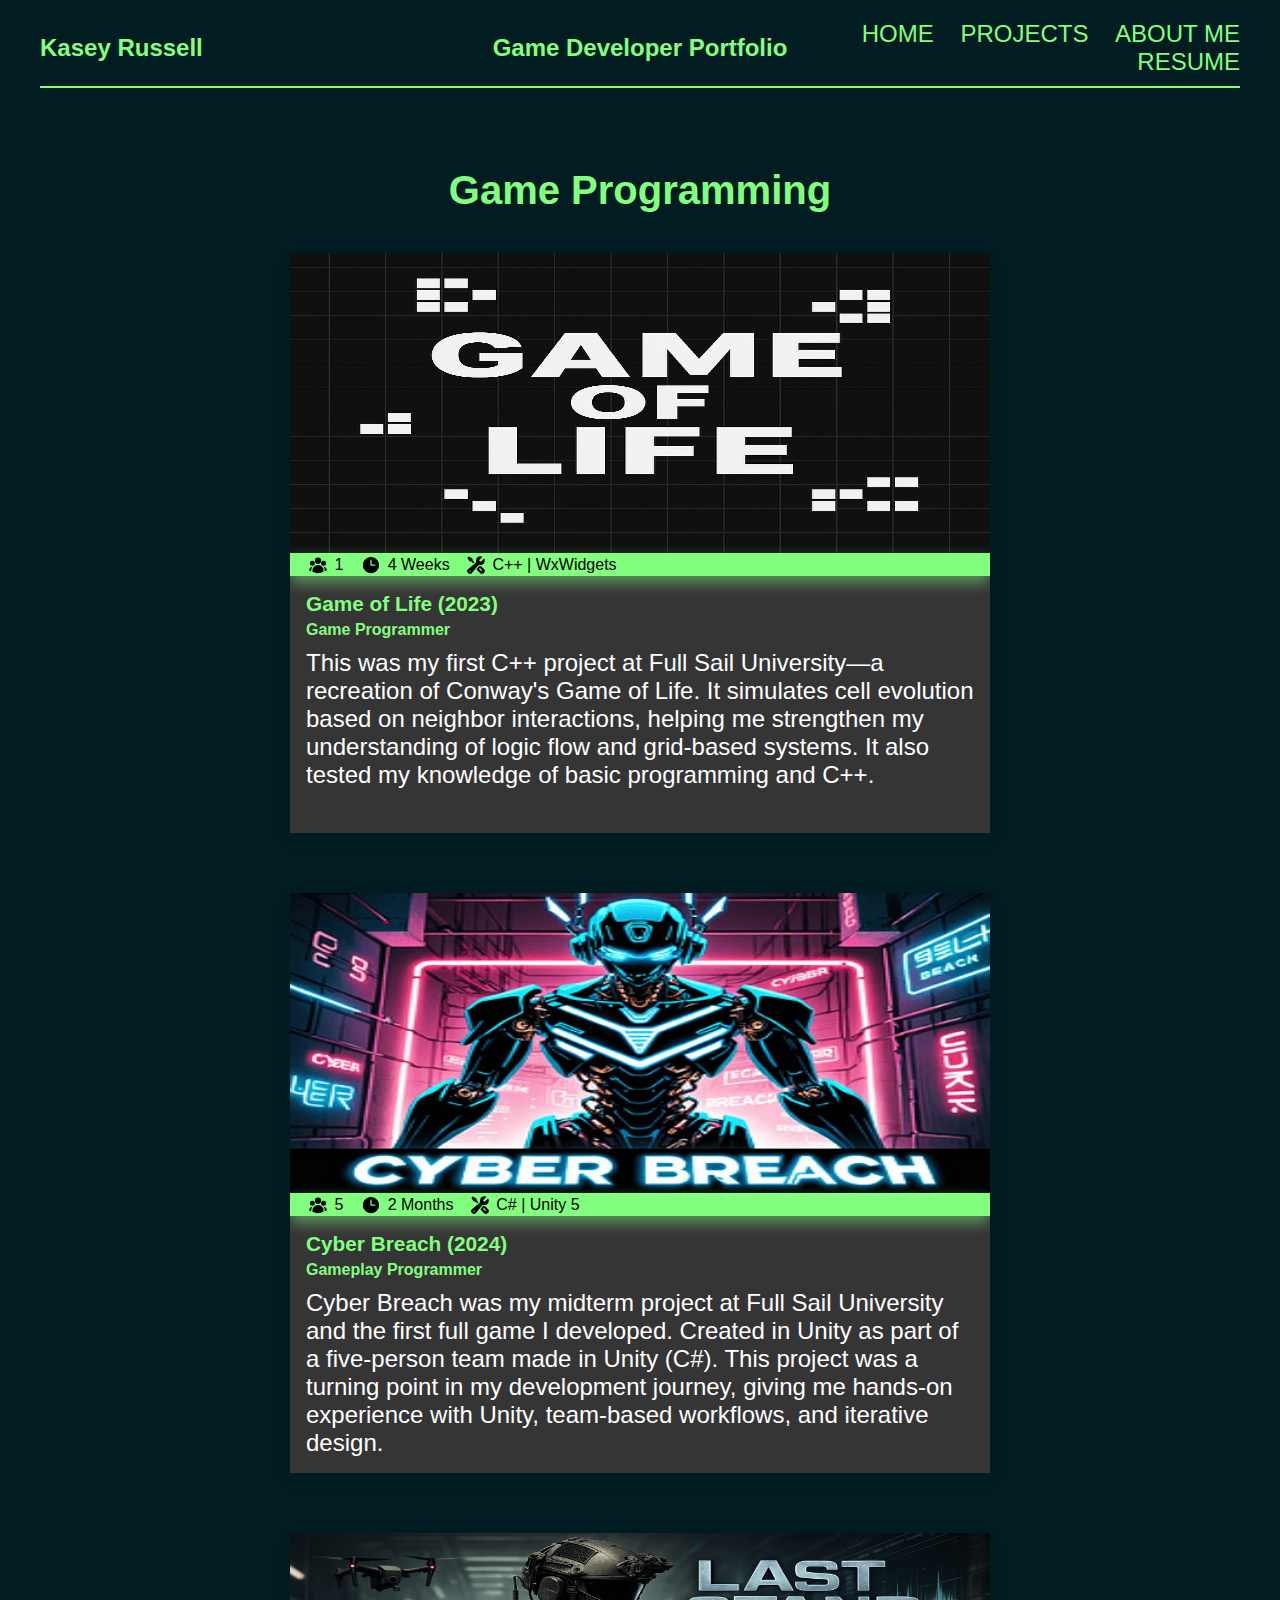
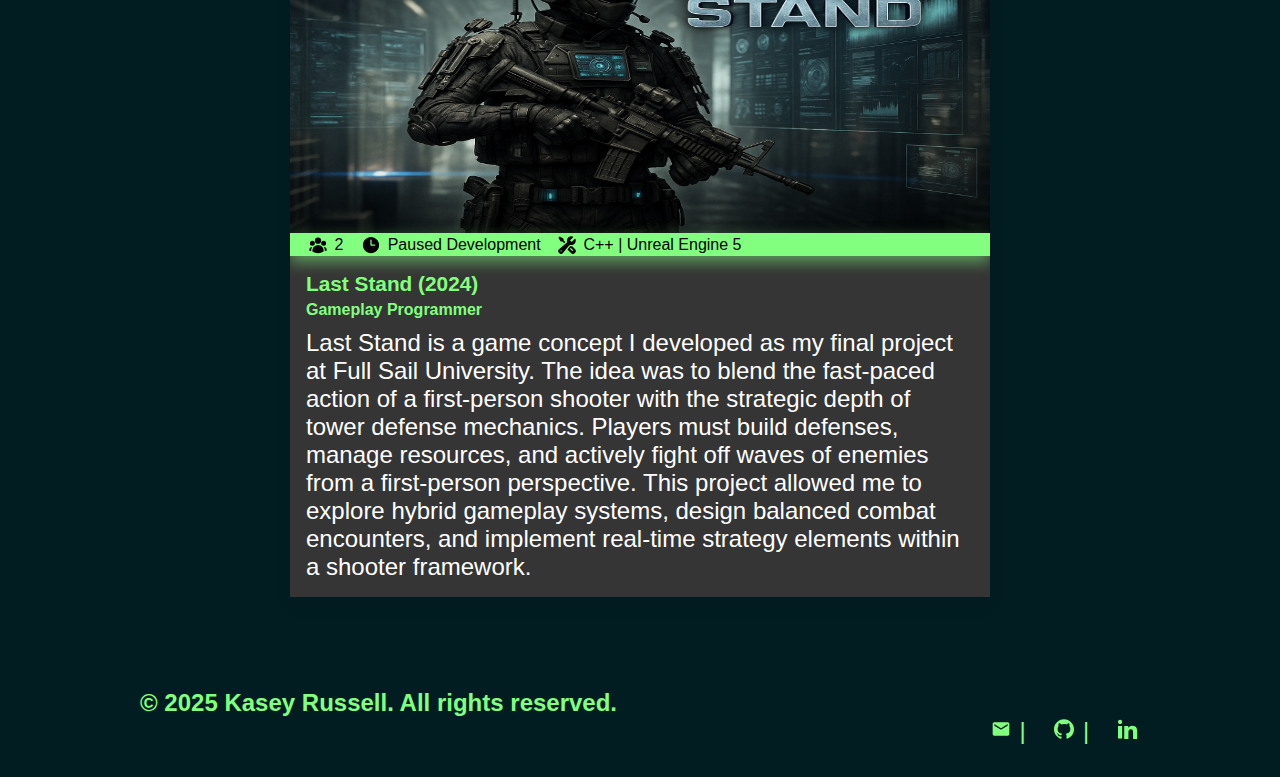
<file: projects.html>
<!DOCTYPE html>
<html lang="en">
  <head>
    <meta charset="UTF-8" />
    <meta name="viewport" content="width=device-width, initial-scale=1.0" />
    <title>Kasey Russell | About Me</title>
    <link rel="stylesheet" href="style.css" />
  </head>
  <body>
    <header>
      <div class="container">
        <div class="left">Kasey Russell</div>
        <div class="center">Game Developer Portfolio</div>
        <nav class="right">
          <a href="index.html">HOME</a>
          <a href="projects.html">PROJECTS</a>
          <a href="aboutme.html">ABOUT ME</a>
          <a href="files/KaseyRussell_GameDeveloperResume.pdf" target="_blank"
            >RESUME</a
          >
        </nav>
      </div>
      <hr />
    </header>

    <!-- build page here -->

    <div class="content">
      <h2 class="portfolio">Game Programming</h2>
      <div class="projects">
        <!--project 1-->
        <button
          class="project-btn"
          onclick="window.location.href='gameoflife.html'"
        >
          <!-- Game of Life HTML-->
          <section class="img-info">
            <div class="img-card">
              <img
                src="Images/GOL_cover.png"
                alt="project 1"
                class="project-img"
              />
            </div>
            <div class="additional-info">
              <div class="team-size">
                <svg
                  xmlns="http://www.w3.org/2000/svg"
                  viewBox="0 0 24 24"
                  fill="currentColor"
                  class="size-6"
                >
                  <path
                    fill-rule="evenodd"
                    d="M8.25 6.75a3.75 3.75 0 1 1 7.5 0 3.75 3.75 0 0 1-7.5 0ZM15.75 9.75a3 3 0 1 1 6 0 3 3 0 0 1-6 0ZM2.25 9.75a3 3 0 1 1 6 0 3 3 0 0 1-6 0ZM6.31 15.117A6.745 6.745 0 0 1 12 12a6.745 6.745 0 0 1 6.709 7.498.75.75 0 0 1-.372.568A12.696 12.696 0 0 1 12 21.75c-2.305 0-4.47-.612-6.337-1.684a.75.75 0 0 1-.372-.568 6.787 6.787 0 0 1 1.019-4.38Z"
                    clip-rule="evenodd"
                  />
                  <path
                    d="M5.082 14.254a8.287 8.287 0 0 0-1.308 5.135 9.687 9.687 0 0 1-1.764-.44l-.115-.04a.563.563 0 0 1-.373-.487l-.01-.121a3.75 3.75 0 0 1 3.57-4.047ZM20.226 19.389a8.287 8.287 0 0 0-1.308-5.135 3.75 3.75 0 0 1 3.57 4.047l-.01.121a.563.563 0 0 1-.373.486l-.115.04c-.567.2-1.156.349-1.764.441Z"
                  />
                </svg>
                <span class="team-number">1</span>
              </div>
              <div class="time">
                <svg
                  xmlns="http://www.w3.org/2000/svg"
                  viewBox="0 0 24 24"
                  fill="currentColor"
                  class="size-6"
                >
                  <path
                    fill-rule="evenodd"
                    d="M12 2.25c-5.385 0-9.75 4.365-9.75 9.75s4.365 9.75 9.75 9.75 9.75-4.365 9.75-9.75S17.385 2.25 12 2.25ZM12.75 6a.75.75 0 0 0-1.5 0v6c0 .414.336.75.75.75h4.5a.75.75 0 0 0 0-1.5h-3.75V6Z"
                    clip-rule="evenodd"
                  />
                </svg>
                <span class="dev-time">4 Weeks</span>
                <div class="tools">
                  <svg
                    xmlns="http://www.w3.org/2000/svg"
                    viewBox="0 0 24 24"
                    fill="currentColor"
                    class="size-6"
                  >
                    <path
                      fill-rule="evenodd"
                      d="M12 6.75a5.25 5.25 0 0 1 6.775-5.025.75.75 0 0 1 .313 1.248l-3.32 3.319c.063.475.276.934.641 1.299.365.365.824.578 1.3.64l3.318-3.319a.75.75 0 0 1 1.248.313 5.25 5.25 0 0 1-5.472 6.756c-1.018-.086-1.87.1-2.309.634L7.344 21.3A3.298 3.298 0 1 1 2.7 16.657l8.684-7.151c.533-.44.72-1.291.634-2.309A5.342 5.342 0 0 1 12 6.75ZM4.117 19.125a.75.75 0 0 1 .75-.75h.008a.75.75 0 0 1 .75.75v.008a.75.75 0 0 1-.75.75h-.008a.75.75 0 0 1-.75-.75v-.008Z"
                      clip-rule="evenodd"
                    />
                    <path
                      d="m10.076 8.64-2.201-2.2V4.874a.75.75 0 0 0-.364-.643l-3.75-2.25a.75.75 0 0 0-.916.113l-.75.75a.75.75 0 0 0-.113.916l2.25 3.75a.75.75 0 0 0 .643.364h1.564l2.062 2.062 1.575-1.297Z"
                    />
                    <path
                      fill-rule="evenodd"
                      d="m12.556 17.329 4.183 4.182a3.375 3.375 0 0 0 4.773-4.773l-3.306-3.305a6.803 6.803 0 0 1-1.53.043c-.394-.034-.682-.006-.867.042a.589.589 0 0 0-.167.063l-3.086 3.748Zm3.414-1.36a.75.75 0 0 1 1.06 0l1.875 1.876a.75.75 0 1 1-1.06 1.06L15.97 17.03a.75.75 0 0 1 0-1.06Z"
                      clip-rule="evenodd"
                    />
                  </svg>
                  <span class="software">C++ | WxWidgets</span>
                </div>
              </div>
            </div>
            <div class="proj-header">
              <h3 class="clickable-header">Game of Life (2023)</h3>
              <h3 class="role">Game Programmer</h3>
            </div>
            <p class="card-description">
              This was my first C++ project at Full Sail University—a recreation
              of Conway's Game of Life. It simulates cell evolution based on
              neighbor interactions, helping me strengthen my understanding of
              logic flow and grid-based systems. It also tested my knowledge of
              basic programming and C++.
            </p>
          </section>
        </button>
        <!--project 2-->
        <button
          class="project-btn"
          onclick="window.location.href='cyberbreach.html'"
        >
          <!-- Cyber Breach HTML -->
          <section class="img-info">
            <div class="img-card">
              <img
                src="Images/CyberBreach_cover.png"
                alt="project 1"
                class="project-img"
              />
            </div>
            <div class="additional-info">
              <div class="team-size">
                <svg
                  xmlns="http://www.w3.org/2000/svg"
                  viewBox="0 0 24 24"
                  fill="currentColor"
                  class="size-6"
                >
                  <path
                    fill-rule="evenodd"
                    d="M8.25 6.75a3.75 3.75 0 1 1 7.5 0 3.75 3.75 0 0 1-7.5 0ZM15.75 9.75a3 3 0 1 1 6 0 3 3 0 0 1-6 0ZM2.25 9.75a3 3 0 1 1 6 0 3 3 0 0 1-6 0ZM6.31 15.117A6.745 6.745 0 0 1 12 12a6.745 6.745 0 0 1 6.709 7.498.75.75 0 0 1-.372.568A12.696 12.696 0 0 1 12 21.75c-2.305 0-4.47-.612-6.337-1.684a.75.75 0 0 1-.372-.568 6.787 6.787 0 0 1 1.019-4.38Z"
                    clip-rule="evenodd"
                  />
                  <path
                    d="M5.082 14.254a8.287 8.287 0 0 0-1.308 5.135 9.687 9.687 0 0 1-1.764-.44l-.115-.04a.563.563 0 0 1-.373-.487l-.01-.121a3.75 3.75 0 0 1 3.57-4.047ZM20.226 19.389a8.287 8.287 0 0 0-1.308-5.135 3.75 3.75 0 0 1 3.57 4.047l-.01.121a.563.563 0 0 1-.373.486l-.115.04c-.567.2-1.156.349-1.764.441Z"
                  />
                </svg>
                <span class="team-number">5</span>
              </div>
              <div class="time">
                <svg
                  xmlns="http://www.w3.org/2000/svg"
                  viewBox="0 0 24 24"
                  fill="currentColor"
                  class="size-6"
                >
                  <path
                    fill-rule="evenodd"
                    d="M12 2.25c-5.385 0-9.75 4.365-9.75 9.75s4.365 9.75 9.75 9.75 9.75-4.365 9.75-9.75S17.385 2.25 12 2.25ZM12.75 6a.75.75 0 0 0-1.5 0v6c0 .414.336.75.75.75h4.5a.75.75 0 0 0 0-1.5h-3.75V6Z"
                    clip-rule="evenodd"
                  />
                </svg>
                <span class="dev-time">2 Months</span>
                <div class="tools">
                  <svg
                    xmlns="http://www.w3.org/2000/svg"
                    viewBox="0 0 24 24"
                    fill="currentColor"
                    class="size-6"
                  >
                    <path
                      fill-rule="evenodd"
                      d="M12 6.75a5.25 5.25 0 0 1 6.775-5.025.75.75 0 0 1 .313 1.248l-3.32 3.319c.063.475.276.934.641 1.299.365.365.824.578 1.3.64l3.318-3.319a.75.75 0 0 1 1.248.313 5.25 5.25 0 0 1-5.472 6.756c-1.018-.086-1.87.1-2.309.634L7.344 21.3A3.298 3.298 0 1 1 2.7 16.657l8.684-7.151c.533-.44.72-1.291.634-2.309A5.342 5.342 0 0 1 12 6.75ZM4.117 19.125a.75.75 0 0 1 .75-.75h.008a.75.75 0 0 1 .75.75v.008a.75.75 0 0 1-.75.75h-.008a.75.75 0 0 1-.75-.75v-.008Z"
                      clip-rule="evenodd"
                    />
                    <path
                      d="m10.076 8.64-2.201-2.2V4.874a.75.75 0 0 0-.364-.643l-3.75-2.25a.75.75 0 0 0-.916.113l-.75.75a.75.75 0 0 0-.113.916l2.25 3.75a.75.75 0 0 0 .643.364h1.564l2.062 2.062 1.575-1.297Z"
                    />
                    <path
                      fill-rule="evenodd"
                      d="m12.556 17.329 4.183 4.182a3.375 3.375 0 0 0 4.773-4.773l-3.306-3.305a6.803 6.803 0 0 1-1.53.043c-.394-.034-.682-.006-.867.042a.589.589 0 0 0-.167.063l-3.086 3.748Zm3.414-1.36a.75.75 0 0 1 1.06 0l1.875 1.876a.75.75 0 1 1-1.06 1.06L15.97 17.03a.75.75 0 0 1 0-1.06Z"
                      clip-rule="evenodd"
                    />
                  </svg>
                  <span class="software">C# | Unity 5</span>
                </div>
              </div>
            </div>
            <div class="proj-header">
              <h3 class="clickable-header">Cyber Breach (2024)</h3>
              <h3 class="role">Gameplay Programmer</h3>
            </div>
            <p class="card-description">
              Cyber Breach was my midterm project at Full Sail University and
              the first full game I developed. Created in Unity as part of a
              five-person team made in Unity (C#). This project was a turning
              point in my development journey, giving me hands-on experience
              with Unity, team-based workflows, and iterative design.
            </p>
          </section>
        </button>

        <!-- project 3-->

        <button
          class="project-btn"
          onclick="window.location.href='laststand.html'"
        >
          <!-- Last Stand HTML -->
          <section class="img-info">
            <div class="img-card">
              <img
                src="Images/LastStand_cover.png"
                alt="project 1"
                class="project-img"
              />
            </div>
            <div class="additional-info">
              <div class="team-size">
                <svg
                  xmlns="http://www.w3.org/2000/svg"
                  viewBox="0 0 24 24"
                  fill="currentColor"
                  class="size-6"
                >
                  <path
                    fill-rule="evenodd"
                    d="M8.25 6.75a3.75 3.75 0 1 1 7.5 0 3.75 3.75 0 0 1-7.5 0ZM15.75 9.75a3 3 0 1 1 6 0 3 3 0 0 1-6 0ZM2.25 9.75a3 3 0 1 1 6 0 3 3 0 0 1-6 0ZM6.31 15.117A6.745 6.745 0 0 1 12 12a6.745 6.745 0 0 1 6.709 7.498.75.75 0 0 1-.372.568A12.696 12.696 0 0 1 12 21.75c-2.305 0-4.47-.612-6.337-1.684a.75.75 0 0 1-.372-.568 6.787 6.787 0 0 1 1.019-4.38Z"
                    clip-rule="evenodd"
                  />
                  <path
                    d="M5.082 14.254a8.287 8.287 0 0 0-1.308 5.135 9.687 9.687 0 0 1-1.764-.44l-.115-.04a.563.563 0 0 1-.373-.487l-.01-.121a3.75 3.75 0 0 1 3.57-4.047ZM20.226 19.389a8.287 8.287 0 0 0-1.308-5.135 3.75 3.75 0 0 1 3.57 4.047l-.01.121a.563.563 0 0 1-.373.486l-.115.04c-.567.2-1.156.349-1.764.441Z"
                  />
                </svg>
                <span class="team-number">2</span>
              </div>
              <div class="time">
                <svg
                  xmlns="http://www.w3.org/2000/svg"
                  viewBox="0 0 24 24"
                  fill="currentColor"
                  class="size-6"
                >
                  <path
                    fill-rule="evenodd"
                    d="M12 2.25c-5.385 0-9.75 4.365-9.75 9.75s4.365 9.75 9.75 9.75 9.75-4.365 9.75-9.75S17.385 2.25 12 2.25ZM12.75 6a.75.75 0 0 0-1.5 0v6c0 .414.336.75.75.75h4.5a.75.75 0 0 0 0-1.5h-3.75V6Z"
                    clip-rule="evenodd"
                  />
                </svg>
                <span class="dev-time">Paused Development</span>
                <div class="tools">
                  <svg
                    xmlns="http://www.w3.org/2000/svg"
                    viewBox="0 0 24 24"
                    fill="currentColor"
                    class="size-6"
                  >
                    <path
                      fill-rule="evenodd"
                      d="M12 6.75a5.25 5.25 0 0 1 6.775-5.025.75.75 0 0 1 .313 1.248l-3.32 3.319c.063.475.276.934.641 1.299.365.365.824.578 1.3.64l3.318-3.319a.75.75 0 0 1 1.248.313 5.25 5.25 0 0 1-5.472 6.756c-1.018-.086-1.87.1-2.309.634L7.344 21.3A3.298 3.298 0 1 1 2.7 16.657l8.684-7.151c.533-.44.72-1.291.634-2.309A5.342 5.342 0 0 1 12 6.75ZM4.117 19.125a.75.75 0 0 1 .75-.75h.008a.75.75 0 0 1 .75.75v.008a.75.75 0 0 1-.75.75h-.008a.75.75 0 0 1-.75-.75v-.008Z"
                      clip-rule="evenodd"
                    />
                    <path
                      d="m10.076 8.64-2.201-2.2V4.874a.75.75 0 0 0-.364-.643l-3.75-2.25a.75.75 0 0 0-.916.113l-.75.75a.75.75 0 0 0-.113.916l2.25 3.75a.75.75 0 0 0 .643.364h1.564l2.062 2.062 1.575-1.297Z"
                    />
                    <path
                      fill-rule="evenodd"
                      d="m12.556 17.329 4.183 4.182a3.375 3.375 0 0 0 4.773-4.773l-3.306-3.305a6.803 6.803 0 0 1-1.53.043c-.394-.034-.682-.006-.867.042a.589.589 0 0 0-.167.063l-3.086 3.748Zm3.414-1.36a.75.75 0 0 1 1.06 0l1.875 1.876a.75.75 0 1 1-1.06 1.06L15.97 17.03a.75.75 0 0 1 0-1.06Z"
                      clip-rule="evenodd"
                    />
                  </svg>
                  <span class="software">C++ | Unreal Engine 5</span>
                </div>
              </div>
            </div>
            <div class="proj-header">
              <h3 class="clickable-header">Last Stand (2024)</h3>
              <h3 class="role">Gameplay Programmer</h3>
            </div>
            <p class="card-description">
              Last Stand is a game concept I developed as my final project at
              Full Sail University. The idea was to blend the fast-paced action
              of a first-person shooter with the strategic depth of tower
              defense mechanics. Players must build defenses, manage resources,
              and actively fight off waves of enemies from a first-person
              perspective. This project allowed me to explore hybrid gameplay
              systems, design balanced combat encounters, and implement
              real-time strategy elements within a shooter framework.
            </p>
          </section>
        </button>
      </div>
    </div>
  </body>
  <footer class="site-footer">
    <div class="footer-content">
      <div class="left">
        <p>&copy; 2025 Kasey Russell. All rights reserved.</p>
      </div>
      <div class="right">
        <a href="mailto:kaseyrussell18@yahoo.com" aria-label="Email">
          <svg
            width="24"
            height="24"
            viewBox="0 0 24 24"
            fill="currentColor"
            xmlns="http://www.w3.org/2000/svg"
          >
            <path
              d="M20 4H4C2.89 4 2 4.9 2 6v12c0 1.1.89 2 2 2h16c1.11 0 2-.9 2-2V6c0-1.1-.89-2-2-2Zm0 4-8 5-8-5V6l8 5 8-5v2Z"
            />
          </svg>
        </a>
        |
        <a
          href="https://github.com/SaberTuuth"
          target="_blank"
          aria-label="GitHub"
        >
          <svg
            width="24"
            height="24"
            viewBox="0 0 24 24"
            fill="currentColor"
            xmlns="http://www.w3.org/2000/svg"
          >
            <path
              d="M12 0.297C5.372 0.297 0 5.669 0 12.297c0 5.292 3.438 9.773 8.207 11.387.6.111.793-.261.793-.577v-2.234c-3.338.725-4.033-1.415-4.033-1.415-.546-1.387-1.333-1.756-1.333-1.756-1.089-.745.083-.729.083-.729 1.205.085 1.838 1.237 1.838 1.237 1.07 1.834 2.807 1.304 3.492.997.108-.775.419-1.305.762-1.605-2.665-.303-5.467-1.334-5.467-5.933 0-1.311.469-2.382 1.236-3.221-.124-.303-.535-1.524.117-3.176 0 0 1.008-.322 3.3 1.23a11.48 11.48 0 013.003-.403c1.02.005 2.048.137 3.003.403 2.291-1.552 3.297-1.23 3.297-1.23.654 1.653.243 2.874.12 3.176.77.839 1.235 1.91 1.235 3.221 0 4.609-2.807 5.625-5.479 5.921.43.371.823 1.102.823 2.222v3.293c0 .319.192.694.801.576C20.565 22.066 24 17.587 24 12.297 24 5.669 18.627.297 12 .297z"
            />
          </svg>
        </a>
        |
        <a
          href="https://www.linkedin.com/in/kasey-russell-91bbb62b1"
          target="_blank"
          aria-label="LinkedIn"
        >
          <svg width="24" height="24" fill="currentColor" viewBox="0 0 24 24">
            <path
              d="M4.98 3.5C4.98 4.88 3.88 6 2.5 6S0 4.88 0 3.5 1.12 1 2.5 1 4.98 2.12 4.98 3.5zM0 8.5h5v15h-5v-15zm7.5 0h4.78v2.14h.07c.67-1.26 2.3-2.59 4.73-2.59 5.06 0 6 3.33 6 7.65v8.8h-5v-7.8c0-1.86-.03-4.26-2.6-4.26-2.6 0-3 2.03-3 4.12v7.94h-5v-15z"
            />
          </svg>
        </a>
      </div>
    </div>
  </footer>
</html>
</file>
<file: style.css>
* {
    margin: 0;
    padding: 0;
    box-sizing: border-box;
}

body {
    font-family: 'Segoe UI', sans-serif;
    background-color: #021d22;
    color: #83ff7f;
}

header {
  background-color: #021d22;
  padding: 20px 40px;
  position: sticky;
  top: 0;
  z-index: 100;
}

.container {
  display: flex;
  align-items: center;
  justify-content: space-between;
  flex-wrap: wrap;
}

.left, .center, .right {
  flex: 1;
  text-align: center;
}

.left {
    text-align: left;
    font-weight: bold;
    font-size: 24px;
}

.center {
    font-weight: bold;
    font-size: 24px;
}

.right {
    text-align: right;
    font-size: 24px;
}

.right a {
  margin-left: 20px;
  text-decoration: none;
  color: #83ff7f;
  position: relative;
  font-weight: 500;
}

.right a::after {
  content: "";
  display: block;
  width: 0%;
  height: 2px;
  background-color: #83ff7f;
  transition: width 0.3s;
  position: absolute;
  bottom: -4px;
  left: 0;
}

.right a:hover::after,
.right a.active::after {
  width: 100%;
}

hr {
  border: none;
  height: 2px;
  background-color: #83ff7f;
  margin-top: 10px;
}

.title-wrapper {
  display: flex;
  align-items: flex-start;
}

.text-block {
  margin-left: 30px;
}

.pic {
    float: left;
    margin-left: 100px;
    width: 200px;
    border-radius: 20px;
}

.title-text {
  font-weight: bold;
  font-size: 65px;
}

.tagline {
    font-weight:  bold;
}

.intro-text {
  margin-top: 10px;
  margin-right: 100px;
  font-size: 24px;
  line-height: 1.5;
  color: #ffffff;
}

.education-section {
 display: flex;
  flex-direction: column;
  align-items: center;
  justify-content: center; /* Optional, centers vertically if container allows */
  padding: 40px 20px;
  text-align: center;
  
}

.section-title {
  font-size: 2.5rem;
  font-weight: bold;
  color: #ffffff;
  margin-bottom: 40px;
}

.education-cards {
  display: flex;
  gap: 30px;
  
}

.edu-card {
  background-color: #002010;
  padding: 25px;
  border-radius: 12px;
  width: 100%;
  max-width: 500px;
  box-shadow: 0 0 10px rgba(119, 119, 119, 0.3);
}

.edu-card h3 {
  font-weight: 700;
  font-size: 1.25rem;
  margin-bottom: 10px;
}

.edu-card .year {
  font-weight: 600;
  color: #ffffff;
}

.edu-card p {
  margin: 0;
  color: #ffffff;
  font-size: 1rem;
}

.technical-experience {
  padding: 40px 20px;
  text-align: center;
}

.technical-experience h2 {
  font-size: 2.5rem;
  color: #ffffff; /* light cyan-like tone */
  margin-bottom: 20px;
}

.tech-tags {
  display: flex;
  flex-wrap: wrap;
  gap: 10px;
  justify-content: center;
}

.tag {
  padding: 10px 16px;
  border: 1px solid #83ff7f;
  border-radius: 10px;
  color: #83ff7f;
  font-weight: 500;
  font-size: 1rem;
  background-color: transparent;
  transition: background-color 0.3s, color 0.3s;
}

.tag:hover {
  background-color: #83ff7f;
  color: #0d0d0d; /* dark background text contrast */
}

.cta-section {
  text-align: center;
  padding: 40px 20px;
}

.cta-heading {
  font-size: 2rem;
  margin-bottom: 20px;
  position: relative;
  display: inline-block;
}

.cta-heading::after {
  content: "";
  display: block;
  height: 3px;
  background-color: #83ff7f; /* or any accent color */
  width: 60%;
  margin: 10px auto 0 auto;
  border-radius: 2px;
}

.cta-buttons {
  display: flex;
  justify-content: center;
  gap: 20px;
  flex-wrap: wrap; /* allows wrap on smaller screens */
}

.btn {
  padding: 12px 20px;
  font-size: 1rem;
  border: 1px solid #83ff7f;
  border-radius: 10px;
  background-color: transparent;
  color: #83ff7f;
  text-decoration: none;
  transition: all 0.3s ease;
}

.btn:hover {
  background-color: #83ff7f;
  color: #0d0d0d;
}

.btn.outline {
  border-style: dashed;
}

.btn.contact {
  font-weight: bold;
}



/* About me */

.about-section {
  max-width: 800px;
  margin: 80px auto;
  padding: 0 20px;
  text-align: left;
  font-size: 1.1rem;
  line-height: 1.6;
}

.about-section h1 {
  font-size: 2.5rem;
  margin-bottom: 20px;
  text-align: center;
}

.about-text {
    text-indent: 30px;
    margin: 20px;
    color: #ffffff;
}

/* Projects */

.content {
    padding: 60px 20px;
    text-align: center;
}

.portfolio {
    font-size: 2.5rem;
    margin-bottom: 40px;
    color: #83ff7f;
}

.projects {
  display: flex;
  justify-content: center;
  flex-wrap: wrap;
  gap: 60px;
}

.project-btn {
  background-color: transparent;
  border: none;
  padding: 0;
  display: flex;
  cursor: pointer;
  transition: transform 0.3s ease;
  overflow: hidden;
  box-shadow: 0 6px 15px rgba(0, 0, 0, 0.1);
  max-width: 700px;
  max-height: 700px;
  min-height: 580px;
  height: 100%;
  text-align: left;
  flex: 1 1 680px;
}

.project-btn:hover {
  transform: translateY(-10px);
}

.img-info {
  display: flex;
  flex-direction: column;
  background-color: rgb(53, 53, 53);
}

.img-card img {
  width: 100%;
  height: 300px;
  object-fit: fill;
  display: block;
}

.additional-info {
  /* optional space for tags, icons, etc. */
  background-color: #83ff7f;
  box-shadow: 0 6px 15px rgba(131, 255, 127, 0.527);
  height: 23px;
  display: flex;
  flex-direction: row;
  padding: 0 8px;
  gap: 0.5rem;
}

.clickable-header {
  font-size: 1.3rem;
  margin-top: 16px;
  margin-left: 16px;
  margin-bottom: 5px ;
  color: #83ff7f;
}

.card-description {
  font-size: 1.5rem;
  margin: 0 16px 16px 16px;
  color: #ffffff;
  display: flex;
  flex-grow: 1;
  flex-direction: column;
  justify-content: space-between;
}

svg {
    height: 1.25rem;
}

.team-size {
  display: flex;
  align-items: center;
  gap: 0.4rem; /* space between icon and number */
  font-size: 1rem;
  color: rgb(0, 0, 0); /* or your color */
  margin-left: 10px;  
}

.icon {
  width: 1.25rem;
  height: 1.25rem;
}

.time {
  display: flex;
  align-items: center;
  gap: 0.4rem; /* space between icon and number */
  font-size: 1rem;
  color: rgb(0, 0, 0); /* or your color */
  margin-left: 10px;  
}

.tools {
  display: flex;
  align-items: center;
  gap: 0.4rem; /* space between icon and number */
  font-size: 1rem;
  color: rgb(0, 0, 0); /* or your color */
  margin-left: 10px;  
}

.role {
    margin-left: 16px;
    margin-bottom: 10px;
    font-size: 1rem;
    color: #83ff7f;
}

/* individual projects */

.project-details {
  align-items: center;
  padding: 60px 80px;
  display: flex;
  flex-direction: column;
}
.project-details video {
  max-width: 900px;
  display: flex;
  height: auto;
}

.project-title {
  text-align: center;
  margin-bottom: 30px;
}

.game-cover {
  align-items: center;
  width: 550px;
}

.quick-info {
  display: flex;
  flex-direction: row;
  flex-wrap: wrap;
  gap: 1.5rem;
  justify-content: center;
  align-items: stretch; /* ensures equal height */
  padding: 10px 30px;
}

.quick-des {
  background-color: rgb(53, 53, 53);
}

.info-card {
  background-color: rgb(53, 53, 53); 
  padding: 20px 30px;
  border-radius: 10px;
  max-width: 350px;
  font-size: 0.95rem;
  line-height: 1.6;
}

.info-card span {
   font-size: 20px;
}

.info-card h2 {
  margin-bottom: 16px;
  font-size: 1.3rem;
}

.info-card > div {
  display: flex;
  align-items: center;
  margin-bottom: 12px; /* Creates space between rows */
  gap: 10px; /* Space between icon and text */
}

.quick-des p {
  font-size: 24px;
}

.quick-des,
.info-card {
  background-color: rgb(53, 53, 53);
  flex: 1 1 300px;     /* Flex-grow, shrink, and base width */
  max-width: 700px;    /* Limit width */
  min-width: 300px;    /* Prevent being too small on mobile */
  padding: 20px 30px;
  border-radius: 10px;
  font-size: 0.95rem;
  line-height: 1.6;
  color: #fff; /* Optional: ensures text is readable */
}

.info-card h2,
.quick-des h2 {
  margin-bottom: 16px;
  font-size: 1.3rem;
}

.project-content h3 {
  text-align: center;
  margin-top: 30px;
  margin-bottom: 10px;
  font-size: 36px;
}

.project-content p {
  margin: 60px;
  text-indent: 30px;
  font-size: 24px;
  color: #ffffff;
}

.video-container {
  display: flex;
  gap: 5rem; /* space between videos */
  justify-content: center;
  flex-wrap: wrap; /* allows stacking on smaller screens */
}

.video-container video {
  width: 100%;
  max-width: 700px;
  border-radius: 8px;
  box-shadow: 0 4px 10px rgba(0, 0, 0, 0.3);
  margin-bottom: 40px;
}

.neighborcount {
  width: 1000px;
}

/* footer */

.site-footer {
  background-color: #021d22;
  color: #83ff7f;
  text-align: center;
  padding: 2rem 1rem;
  font-size: 0.9rem;
}

.footer-content {
  max-width: 1000px;
  margin: 0 auto;
}

.footer-nav,
.footer-links {
  margin: 1rem 0;
}

.footer-nav a,
.footer-links a {
  color: #83ff7f;
  margin: 0 0.75rem;
  text-decoration: none;
  transition: color 0.3s ease;
}

.footer-nav a:hover,
.footer-links a:hover {
  color: #00ffd5;
}

@media (max-width: 600px) {
  .footer-nav a,
  .footer-links a {
    display: block;
    margin: 1.5rem 0;
  }
}
.project-details img {
  width: 800px;
}
</file>
